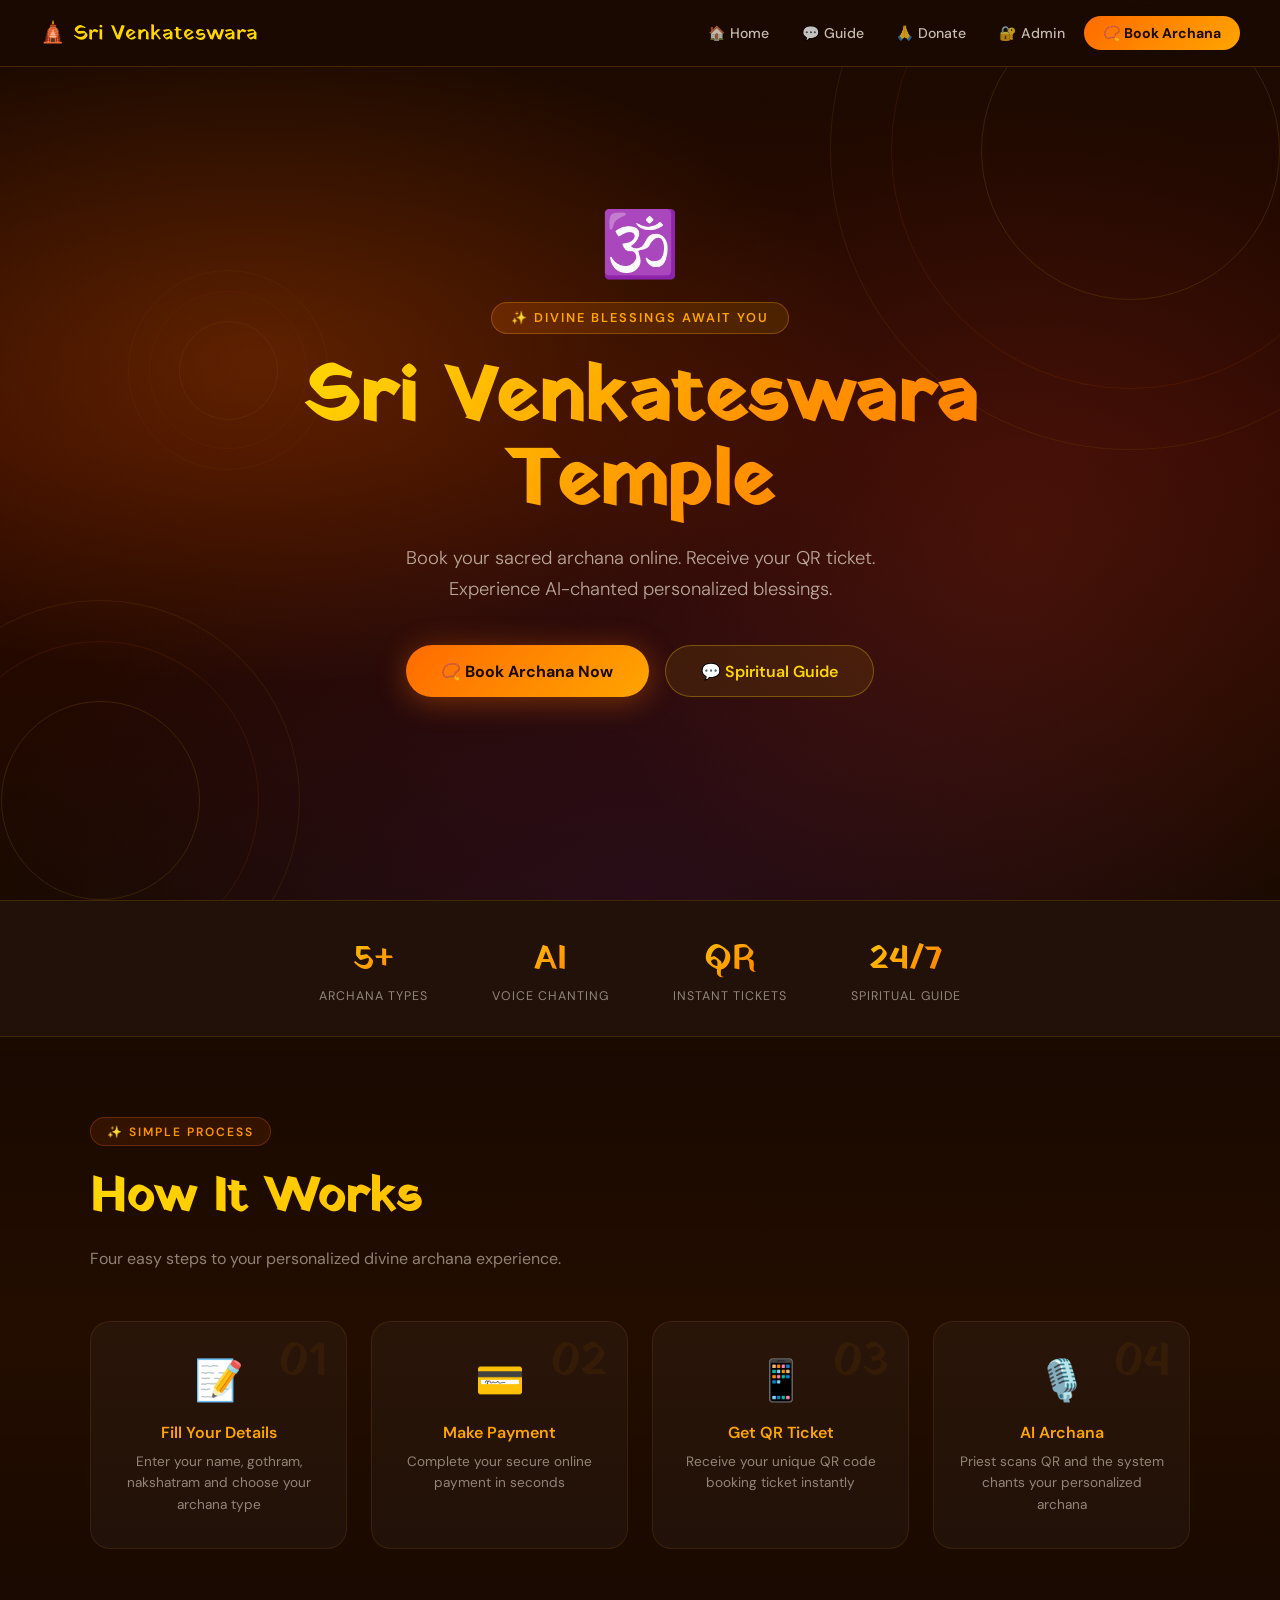
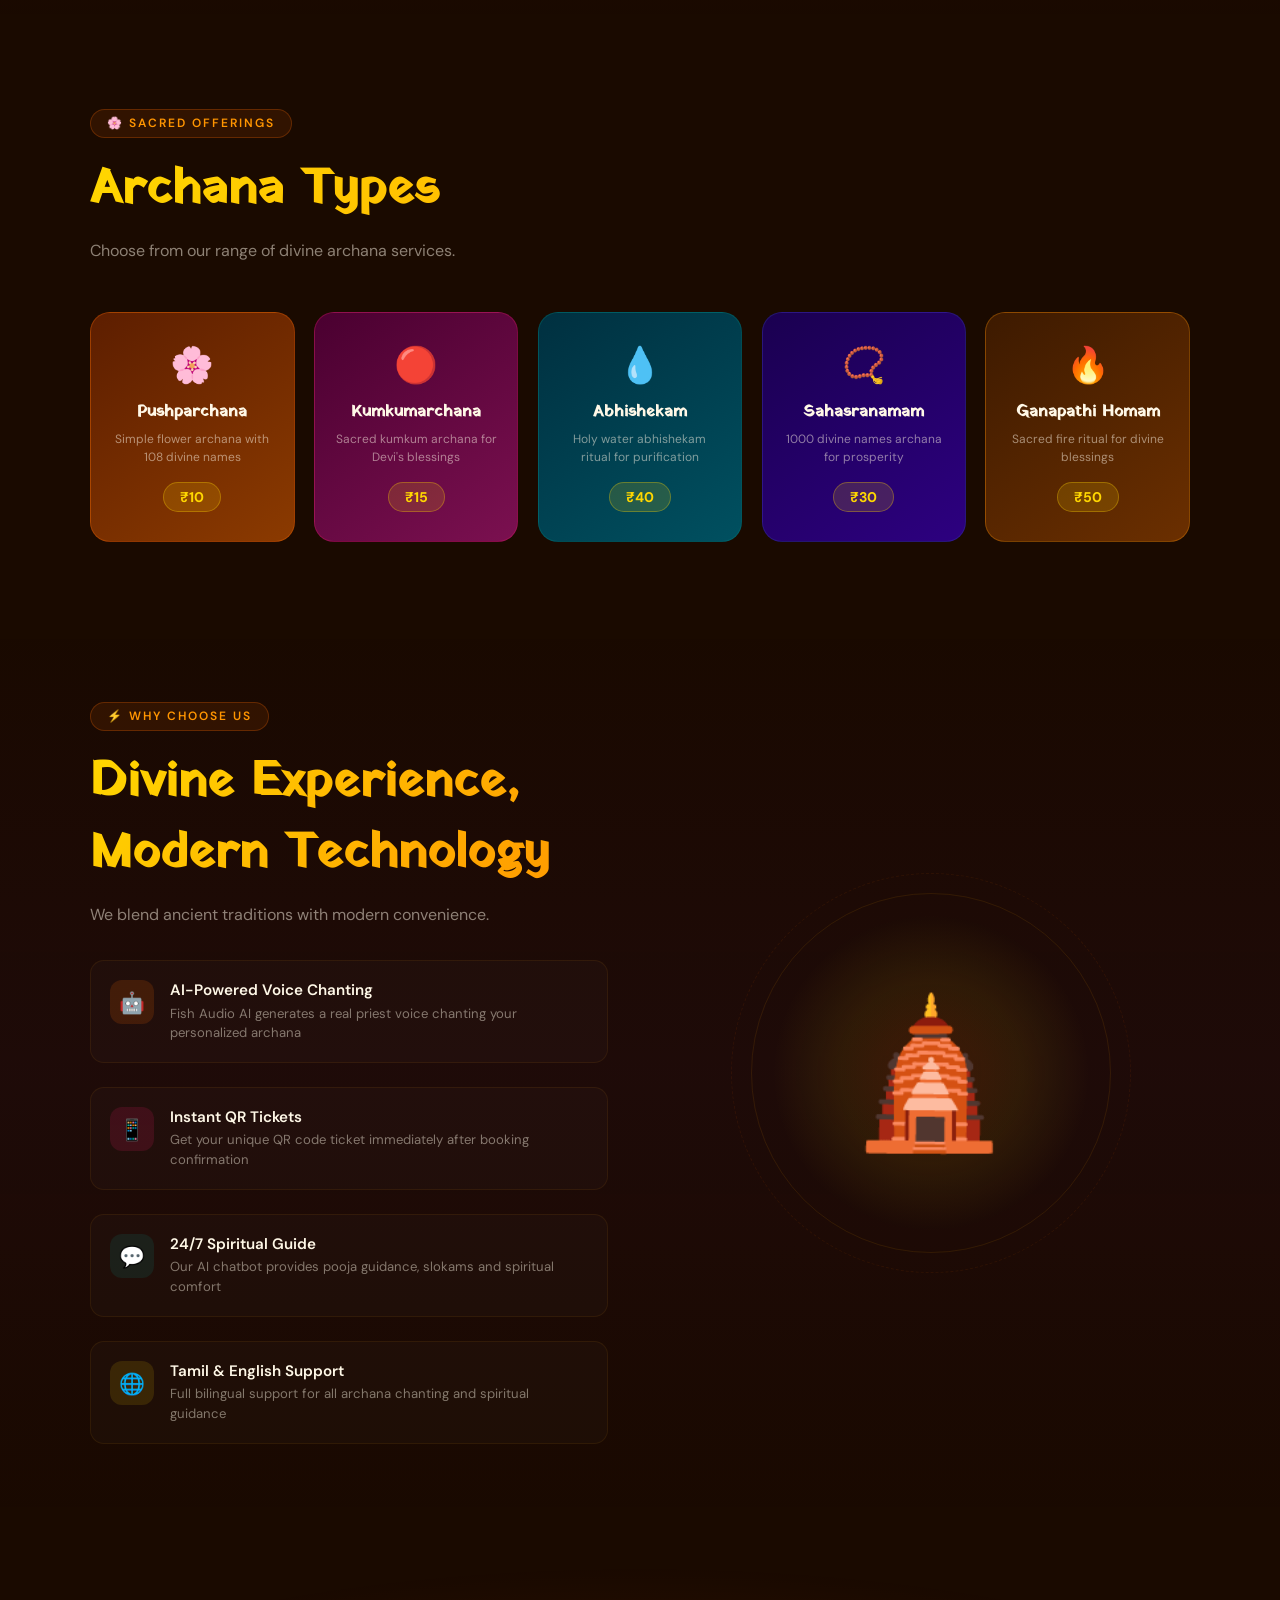
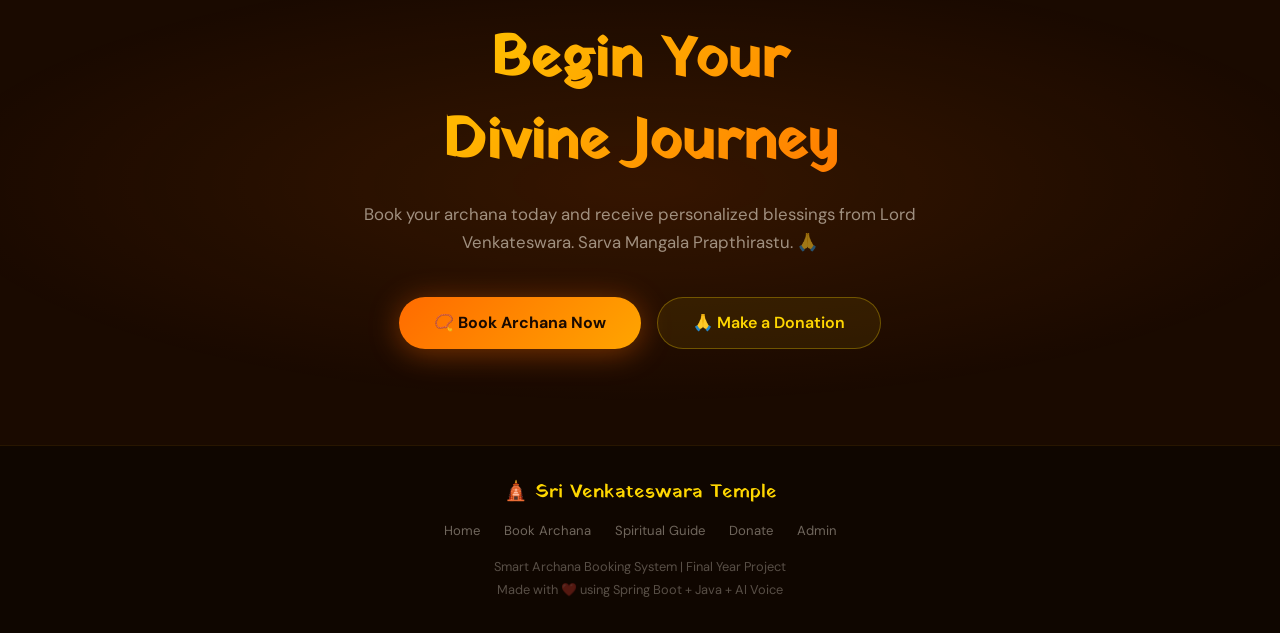
<file: src/main/resources/templates/index.html>
<!DOCTYPE html>
<html lang="en" xmlns:th="http://www.thymeleaf.org">
<head>
<link rel="icon" href="data:,">
    <meta charset="UTF-8">
    <meta name="viewport" content="width=device-width, initial-scale=1.0">
    <title>🛕 Sri Venkateswara Temple | Divine Archana Booking</title>
    <link rel="stylesheet" th:href="@{/css/style.css}">
    <link href="https://fonts.googleapis.com/css2?family=Yatra+One&family=Tiro+Devanagari+Sanskrit:ital@0;1&family=DM+Sans:wght@300;400;500;600&display=swap" rel="stylesheet">
    <script th:src="@{/js/animations.js}"></script>
    <style>
        :root {
            --saffron:    #FF6B00;
            --saffron2:   #FF9500;
            --gold:       #FFD700;
            --gold2:      #FFA500;
            --crimson:    #C0392B;
            --deep-red:   #8B0000;
            --rose:       #E91E63;
            --teal:       #00897B;
            --indigo:     #3949AB;
            --purple:     #7B1FA2;
            --cream:      #FFF8E7;
            --dark:       #1A0A00;
        }

        * { margin:0; padding:0; box-sizing:border-box; }

        html { scroll-behavior: smooth; }

        body {
            font-family: 'DM Sans', sans-serif;
            background: var(--dark);
            color: var(--cream);
            overflow-x: hidden;
        }

        /* ── NOISE TEXTURE OVERLAY ── */
        body::before {
            content: '';
            position: fixed;
            inset: 0;
            background-image: url("data:image/svg+xml,%3Csvg viewBox='0 0 256 256' xmlns='http://www.w3.org/2000/svg'%3E%3Cfilter id='noise'%3E%3CfeTurbulence type='fractalNoise' baseFrequency='0.9' numOctaves='4' stitchTiles='stitch'/%3E%3C/filter%3E%3Crect width='100%25' height='100%25' filter='url(%23noise)' opacity='0.04'/%3E%3C/svg%3E");
            pointer-events: none;
            z-index: 0;
            opacity: 0.4;
        }

        /* ── NAV ── */
        .nav {
            position: fixed;
            top: 0; left: 0; right: 0;
            z-index: 100;
            display: flex;
            justify-content: space-between;
            align-items: center;
            padding: 1rem 2.5rem;
            background: rgba(26,10,0,0.85);
            backdrop-filter: blur(20px);
            border-bottom: 1px solid rgba(255,165,0,0.2);
            transition: all 0.3s;
        }
        .nav-brand {
            font-family: 'Yatra One', cursive;
            font-size: 1.3rem;
            color: var(--gold);
            text-decoration: none;
            display: flex;
            align-items: center;
            gap: 0.5rem;
        }
        .nav-links {
            display: flex;
            gap: 0.25rem;
            align-items: center;
        }
        .nav-links a {
            color: rgba(255,248,231,0.75);
            text-decoration: none;
            padding: 0.45rem 0.9rem;
            border-radius: 50px;
            font-size: 0.88rem;
            font-weight: 500;
            transition: all 0.2s;
        }
        .nav-links a:hover {
            color: var(--gold);
            background: rgba(255,165,0,0.12);
        }
        .nav-links .nav-cta {
            background: linear-gradient(135deg, var(--saffron), var(--gold2));
            color: var(--dark) !important;
            font-weight: 700;
            padding: 0.5rem 1.2rem;
        }
        .nav-links .nav-cta:hover {
            background: linear-gradient(135deg, var(--gold2), var(--gold));
            transform: translateY(-1px);
            box-shadow: 0 4px 20px rgba(255,107,0,0.4);
        }

        /* ── HERO ── */
        .hero {
            min-height: 100vh;
            position: relative;
            display: flex;
            align-items: center;
            justify-content: center;
            overflow: hidden;
        }

        /* Animated gradient background */
        .hero-bg {
            position: absolute;
            inset: 0;
            background:
                radial-gradient(ellipse 80% 60% at 20% 40%, rgba(255,107,0,0.25) 0%, transparent 60%),
                radial-gradient(ellipse 60% 80% at 80% 60%, rgba(192,57,43,0.2) 0%, transparent 60%),
                radial-gradient(ellipse 100% 100% at 50% 100%, rgba(123,31,162,0.15) 0%, transparent 50%),
                linear-gradient(180deg, #1A0A00 0%, #2D0800 50%, #1A0A00 100%);
            animation: heroShift 8s ease-in-out infinite alternate;
        }
        @keyframes heroShift {
            0%   { filter: hue-rotate(0deg) brightness(1); }
            100% { filter: hue-rotate(15deg) brightness(1.1); }
        }

        /* Floating mandalas */
        .mandala {
            position: absolute;
            border-radius: 50%;
            border: 1px solid rgba(255,215,0,0.08);
            animation: spin linear infinite;
        }
        .mandala::before {
            content: '';
            position: absolute;
            inset: 10%;
            border-radius: 50%;
            border: 1px solid rgba(255,107,0,0.1);
        }
        .mandala::after {
            content: '';
            position: absolute;
            inset: 25%;
            border-radius: 50%;
            border: 1px solid rgba(255,215,0,0.12);
        }
        .m1 { width: 600px; height: 600px; top: -150px; right: -150px; animation-duration: 40s; }
        .m2 { width: 400px; height: 400px; bottom: -100px; left: -100px; animation-duration: 30s; animation-direction: reverse; }
        .m3 { width: 200px; height: 200px; top: 30%; left: 10%; animation-duration: 20s; opacity: 0.5; }
        @keyframes spin { to { transform: rotate(360deg); } }

        /* Floating particles */
        .particles {
            position: absolute;
            inset: 0;
            pointer-events: none;
        }
        .particle {
            position: absolute;
            width: 4px; height: 4px;
            border-radius: 50%;
            background: var(--gold);
            animation: float linear infinite;
            opacity: 0;
        }
        @keyframes float {
            0%   { transform: translateY(100vh) scale(0); opacity: 0; }
            10%  { opacity: 0.8; }
            90%  { opacity: 0.4; }
            100% { transform: translateY(-10vh) scale(1.5); opacity: 0; }
        }

        .hero-content {
            position: relative;
            z-index: 2;
            text-align: center;
            padding: 2rem;
            max-width: 900px;
            animation: heroIn 1s ease both;
        }
        @keyframes heroIn {
            from { opacity: 0; transform: translateY(40px); }
            to   { opacity: 1; transform: translateY(0); }
        }

        .hero-om {
            font-size: 4rem;
            margin-bottom: 1rem;
            display: block;
            animation: omPulse 3s ease-in-out infinite;
        }
        @keyframes omPulse {
            0%,100% { text-shadow: 0 0 30px rgba(255,215,0,0.5), 0 0 60px rgba(255,107,0,0.3); transform: scale(1); }
            50%      { text-shadow: 0 0 60px rgba(255,215,0,0.9), 0 0 120px rgba(255,107,0,0.5); transform: scale(1.05); }
        }

        .hero-tag {
            display: inline-block;
            background: linear-gradient(135deg, rgba(255,107,0,0.2), rgba(255,215,0,0.1));
            border: 1px solid rgba(255,165,0,0.3);
            border-radius: 50px;
            padding: 0.4rem 1.2rem;
            font-size: 0.8rem;
            color: var(--gold2);
            letter-spacing: 2px;
            text-transform: uppercase;
            margin-bottom: 1.5rem;
            font-weight: 600;
        }

        .hero-title {
            font-family: 'Yatra One', cursive;
            font-size: clamp(2.5rem, 6vw, 5rem);
            line-height: 1.1;
            margin-bottom: 1rem;
            background: linear-gradient(135deg, #FFD700, #FF9500, #FF6B00, #FFD700);
            background-size: 200% auto;
            -webkit-background-clip: text;
            -webkit-text-fill-color: transparent;
            background-clip: text;
            animation: shimmer 4s linear infinite;
        }
        @keyframes shimmer {
            to { background-position: 200% center; }
        }

        .hero-sub {
            font-size: 1.15rem;
            color: rgba(255,248,231,0.65);
            margin-bottom: 2.5rem;
            line-height: 1.7;
            font-weight: 300;
        }

        .hero-btns {
            display: flex;
            gap: 1rem;
            justify-content: center;
            flex-wrap: wrap;
        }

        .btn-primary {
            padding: 0.9rem 2.2rem;
            background: linear-gradient(135deg, var(--saffron), var(--gold2));
            color: var(--dark);
            text-decoration: none;
            border-radius: 50px;
            font-weight: 700;
            font-size: 1rem;
            display: inline-flex;
            align-items: center;
            gap: 0.5rem;
            transition: all 0.3s;
            box-shadow: 0 4px 30px rgba(255,107,0,0.4);
        }
        .btn-primary:hover {
            transform: translateY(-3px);
            box-shadow: 0 8px 40px rgba(255,107,0,0.6);
        }

        .btn-secondary {
            padding: 0.9rem 2.2rem;
            background: rgba(255,215,0,0.08);
            color: var(--gold);
            text-decoration: none;
            border-radius: 50px;
            font-weight: 600;
            font-size: 1rem;
            border: 1px solid rgba(255,215,0,0.3);
            display: inline-flex;
            align-items: center;
            gap: 0.5rem;
            transition: all 0.3s;
        }
        .btn-secondary:hover {
            background: rgba(255,215,0,0.15);
            border-color: var(--gold);
            transform: translateY(-3px);
        }

        /* ── STATS BAR ── */
        .stats-bar {
            position: relative;
            z-index: 2;
            background: rgba(255,255,255,0.03);
            border-top: 1px solid rgba(255,165,0,0.15);
            border-bottom: 1px solid rgba(255,165,0,0.15);
            padding: 2rem;
            display: flex;
            justify-content: center;
            gap: 4rem;
            flex-wrap: wrap;
        }
        .stat {
            text-align: center;
            animation: fadeUp 0.8s ease both;
        }
        .stat:nth-child(2) { animation-delay: 0.1s; }
        .stat:nth-child(3) { animation-delay: 0.2s; }
        .stat:nth-child(4) { animation-delay: 0.3s; }
        @keyframes fadeUp {
            from { opacity: 0; transform: translateY(20px); }
            to   { opacity: 1; transform: translateY(0); }
        }
        .stat-num {
            font-family: 'Yatra One', cursive;
            font-size: 2.2rem;
            background: linear-gradient(135deg, var(--gold), var(--saffron));
            -webkit-background-clip: text;
            -webkit-text-fill-color: transparent;
            background-clip: text;
        }
        .stat-label {
            font-size: 0.78rem;
            color: rgba(255,248,231,0.5);
            text-transform: uppercase;
            letter-spacing: 1px;
            margin-top: 0.2rem;
        }

        /* ── SECTION COMMON ── */
        section {
            position: relative;
            z-index: 1;
            padding: 5rem 2rem;
        }

        .section-label {
            display: inline-flex;
            align-items: center;
            gap: 0.5rem;
            background: rgba(255,107,0,0.1);
            border: 1px solid rgba(255,107,0,0.25);
            border-radius: 50px;
            padding: 0.35rem 1rem;
            font-size: 0.75rem;
            color: var(--saffron2);
            letter-spacing: 2px;
            text-transform: uppercase;
            font-weight: 600;
            margin-bottom: 1rem;
        }

        .section-title {
            font-family: 'Yatra One', cursive;
            font-size: clamp(1.8rem, 4vw, 3rem);
            background: linear-gradient(135deg, var(--gold), var(--saffron2));
            -webkit-background-clip: text;
            -webkit-text-fill-color: transparent;
            background-clip: text;
            margin-bottom: 0.75rem;
        }

        .section-sub {
            color: rgba(255,248,231,0.5);
            font-size: 1rem;
            max-width: 500px;
            line-height: 1.7;
        }

        /* ── HOW IT WORKS ── */
        .how-section {
            background: linear-gradient(180deg, transparent, rgba(255,107,0,0.04), transparent);
        }
        .how-section .inner {
            max-width: 1100px;
            margin: 0 auto;
        }
        .steps-grid {
            display: grid;
            grid-template-columns: repeat(auto-fit, minmax(220px, 1fr));
            gap: 1.5rem;
            margin-top: 3rem;
        }
        .step-card {
            background: rgba(255,255,255,0.03);
            border: 1px solid rgba(255,165,0,0.1);
            border-radius: 20px;
            padding: 2rem 1.5rem;
            text-align: center;
            position: relative;
            overflow: hidden;
            transition: all 0.35s;
            cursor: default;
        }
        .step-card::before {
            content: '';
            position: absolute;
            inset: 0;
            background: linear-gradient(135deg, rgba(255,107,0,0.08), rgba(255,215,0,0.04));
            opacity: 0;
            transition: opacity 0.35s;
        }
        .step-card:hover { transform: translateY(-6px); border-color: rgba(255,165,0,0.35); }
        .step-card:hover::before { opacity: 1; }
        .step-num {
            position: absolute;
            top: 1rem; right: 1.2rem;
            font-family: 'Yatra One', cursive;
            font-size: 3rem;
            color: rgba(255,165,0,0.06);
            line-height: 1;
        }
        .step-icon {
            font-size: 2.5rem;
            margin-bottom: 1rem;
            display: block;
        }
        .step-card h3 {
            font-size: 1rem;
            font-weight: 600;
            color: var(--gold2);
            margin-bottom: 0.5rem;
        }
        .step-card p {
            font-size: 0.85rem;
            color: rgba(255,248,231,0.5);
            line-height: 1.6;
        }
        /* Connector line between steps */
        .steps-grid { position: relative; }

        /* ── ARCHANA CARDS ── */
        .archana-section .inner {
            max-width: 1100px;
            margin: 0 auto;
        }
        .archana-grid {
            display: grid;
            grid-template-columns: repeat(auto-fit, minmax(190px, 1fr));
            gap: 1.2rem;
            margin-top: 3rem;
        }
        .archana-card {
            border-radius: 20px;
            padding: 1.8rem 1.2rem;
            text-align: center;
            position: relative;
            overflow: hidden;
            transition: all 0.35s;
            cursor: pointer;
            text-decoration: none;
        }
        .archana-card::after {
            content: '';
            position: absolute;
            inset: 0;
            opacity: 0;
            transition: opacity 0.3s;
            background: rgba(255,255,255,0.05);
        }
        .archana-card:hover { transform: translateY(-8px) scale(1.02); }
        .archana-card:hover::after { opacity: 1; }

        .ac-1 { background: linear-gradient(145deg, #5D1E00, #8B3A00); border: 1px solid rgba(255,107,0,0.3); }
        .ac-2 { background: linear-gradient(145deg, #4A0030, #7B1050); border: 1px solid rgba(233,30,99,0.3); }
        .ac-3 { background: linear-gradient(145deg, #003040, #005060); border: 1px solid rgba(0,137,123,0.3); }
        .ac-4 { background: linear-gradient(145deg, #1A0050, #2D0080); border: 1px solid rgba(57,73,171,0.3); }
        .ac-5 { background: linear-gradient(145deg, #3D1A00, #6B2F00); border: 1px solid rgba(255,149,0,0.3); }

        .archana-card .a-icon { font-size: 2.2rem; margin-bottom: 0.75rem; display: block; }
        .archana-card h3 {
            font-family: 'Yatra One', cursive;
            font-size: 1rem;
            color: var(--cream);
            margin-bottom: 0.4rem;
        }
        .archana-card p {
            font-size: 0.75rem;
            color: rgba(255,248,231,0.5);
            margin-bottom: 1rem;
            line-height: 1.5;
        }
        .archana-price {
            display: inline-block;
            background: rgba(255,215,0,0.15);
            border: 1px solid rgba(255,215,0,0.3);
            border-radius: 50px;
            padding: 0.3rem 1rem;
            font-size: 0.88rem;
            font-weight: 700;
            color: var(--gold);
        }

        /* ── FEATURES / WHY US ── */
        .features-section {
            background: linear-gradient(180deg, transparent, rgba(123,31,162,0.05), transparent);
        }
        .features-section .inner {
            max-width: 1100px;
            margin: 0 auto;
            display: grid;
            grid-template-columns: 1fr 1fr;
            gap: 4rem;
            align-items: center;
        }
        .feature-list { display: flex; flex-direction: column; gap: 1.5rem; margin-top: 2rem; }
        .feature-item {
            display: flex;
            gap: 1rem;
            align-items: flex-start;
            padding: 1.2rem;
            border-radius: 14px;
            background: rgba(255,255,255,0.02);
            border: 1px solid rgba(255,165,0,0.08);
            transition: all 0.3s;
        }
        .feature-item:hover {
            background: rgba(255,107,0,0.06);
            border-color: rgba(255,165,0,0.2);
            transform: translateX(6px);
        }
        .fi-icon {
            width: 44px; height: 44px;
            border-radius: 12px;
            display: flex; align-items: center; justify-content: center;
            font-size: 1.3rem;
            flex-shrink: 0;
        }
        .fi-1 { background: rgba(255,107,0,0.15); }
        .fi-2 { background: rgba(233,30,99,0.15); }
        .fi-3 { background: rgba(0,137,123,0.15); }
        .fi-4 { background: rgba(255,215,0,0.12); }
        .fi-body h4 { font-size: 0.95rem; font-weight: 600; color: var(--cream); margin-bottom: 0.2rem; }
        .fi-body p  { font-size: 0.82rem; color: rgba(255,248,231,0.45); line-height: 1.5; }

        /* Big visual side */
        .feature-visual {
            display: flex;
            align-items: center;
            justify-content: center;
        }
        .temple-glow {
            width: 320px; height: 320px;
            border-radius: 50%;
            background: radial-gradient(circle, rgba(255,107,0,0.15) 0%, rgba(255,215,0,0.08) 40%, transparent 70%);
            display: flex;
            align-items: center;
            justify-content: center;
            font-size: 9rem;
            animation: glowPulse 4s ease-in-out infinite;
            position: relative;
        }
        .temple-glow::before {
            content: '';
            position: absolute;
            inset: -20px;
            border-radius: 50%;
            border: 1px solid rgba(255,165,0,0.1);
            animation: spin 15s linear infinite;
        }
        .temple-glow::after {
            content: '';
            position: absolute;
            inset: -40px;
            border-radius: 50%;
            border: 1px dashed rgba(255,107,0,0.08);
            animation: spin 25s linear infinite reverse;
        }
        @keyframes glowPulse {
            0%,100% { box-shadow: 0 0 60px rgba(255,107,0,0.2); }
            50%      { box-shadow: 0 0 100px rgba(255,107,0,0.4), 0 0 200px rgba(255,215,0,0.1); }
        }

        /* ── CTA SECTION ── */
        .cta-section {
            padding: 6rem 2rem;
            text-align: center;
            position: relative;
            overflow: hidden;
        }
        .cta-section::before {
            content: '';
            position: absolute;
            inset: 0;
            background:
                radial-gradient(ellipse 80% 60% at 50% 50%, rgba(255,107,0,0.12) 0%, transparent 70%);
        }
        .cta-section .inner {
            position: relative;
            z-index: 1;
            max-width: 650px;
            margin: 0 auto;
        }
        .cta-section h2 {
            font-family: 'Yatra One', cursive;
            font-size: clamp(2rem, 5vw, 3.5rem);
            background: linear-gradient(135deg, var(--gold), var(--saffron));
            -webkit-background-clip: text;
            -webkit-text-fill-color: transparent;
            background-clip: text;
            margin-bottom: 1rem;
        }
        .cta-section p {
            color: rgba(255,248,231,0.55);
            font-size: 1.05rem;
            margin-bottom: 2.5rem;
            line-height: 1.7;
        }

        /* ── FOOTER ── */
        footer {
            position: relative;
            z-index: 1;
            background: rgba(0,0,0,0.4);
            border-top: 1px solid rgba(255,165,0,0.1);
            padding: 2rem;
            text-align: center;
        }
        .footer-brand {
            font-family: 'Yatra One', cursive;
            font-size: 1.2rem;
            color: var(--gold);
            margin-bottom: 0.5rem;
        }
        footer p {
            color: rgba(255,248,231,0.3);
            font-size: 0.8rem;
            line-height: 1.8;
        }
        .footer-links {
            display: flex;
            justify-content: center;
            gap: 1.5rem;
            margin: 1rem 0;
        }
        .footer-links a {
            color: rgba(255,248,231,0.4);
            text-decoration: none;
            font-size: 0.82rem;
            transition: color 0.2s;
        }
        .footer-links a:hover { color: var(--gold); }

        /* ── SCROLL REVEAL ── */
        .reveal {
            opacity: 0;
            transform: translateY(30px);
            transition: opacity 0.7s ease, transform 0.7s ease;
        }
        .reveal.visible {
            opacity: 1;
            transform: translateY(0);
        }

        /* ── RESPONSIVE ── */
        @media (max-width: 768px) {
            .nav { padding: 1rem 1.2rem; }
            .nav-links a:not(.nav-cta) { display: none; }
            .features-section .inner { grid-template-columns: 1fr; gap: 2rem; }
            .feature-visual { display: none; }
            .stats-bar { gap: 2rem; }
            .temple-glow { width: 220px; height: 220px; font-size: 6rem; }
        }
    </style>
</head>
<body>

<!-- NAV -->
<nav class="nav">
    <a href="/" class="nav-brand">🛕 Sri Venkateswara</a>
    <div class="nav-links">
        <a href="/">🏠 Home</a>
        <a href="/chatbot">💬 Guide</a>
        <a href="/donation">🙏 Donate</a>
        <a href="/admin/login">🔐 Admin</a>
        <a href="/booking" class="nav-cta">📿 Book Archana</a>
    </div>
</nav>

<!-- HERO -->
<section class="hero">
    <div class="hero-bg"></div>

    <!-- Mandalas -->
    <div class="mandala m1"></div>
    <div class="mandala m2"></div>
    <div class="mandala m3"></div>

    <!-- Particles -->
    <div class="particles" id="particles"></div>

    <div class="hero-content">
        <span class="hero-om">🕉️</span>
        <div class="hero-tag">✨ Divine Blessings Await You</div>
        <h1 class="hero-title">Sri Venkateswara<br>Temple</h1>
        <p class="hero-sub">
            Book your sacred archana online. Receive your QR ticket.<br>
            Experience AI-chanted personalized blessings.
        </p>
        <div class="hero-btns">
            <a href="/booking" class="btn-primary">📿 Book Archana Now</a>
            <a href="/chatbot" class="btn-secondary">💬 Spiritual Guide</a>
        </div>
    </div>
</section>

<!-- STATS -->
<div class="stats-bar">
    <div class="stat">
        <div class="stat-num">5+</div>
        <div class="stat-label">Archana Types</div>
    </div>
    <div class="stat">
        <div class="stat-num">AI</div>
        <div class="stat-label">Voice Chanting</div>
    </div>
    <div class="stat">
        <div class="stat-num">QR</div>
        <div class="stat-label">Instant Tickets</div>
    </div>
    <div class="stat">
        <div class="stat-num">24/7</div>
        <div class="stat-label">Spiritual Guide</div>
    </div>
</div>

<!-- HOW IT WORKS -->
<section class="how-section reveal">
    <div class="inner">
        <div class="section-label">✨ Simple Process</div>
        <h2 class="section-title">How It Works</h2>
        <p class="section-sub">Four easy steps to your personalized divine archana experience.</p>

        <div class="steps-grid">
            <div class="step-card reveal">
                <div class="step-num">01</div>
                <span class="step-icon">📝</span>
                <h3>Fill Your Details</h3>
                <p>Enter your name, gothram, nakshatram and choose your archana type</p>
            </div>
            <div class="step-card reveal" style="transition-delay:0.1s">
                <div class="step-num">02</div>
                <span class="step-icon">💳</span>
                <h3>Make Payment</h3>
                <p>Complete your secure online payment in seconds</p>
            </div>
            <div class="step-card reveal" style="transition-delay:0.2s">
                <div class="step-num">03</div>
                <span class="step-icon">📱</span>
                <h3>Get QR Ticket</h3>
                <p>Receive your unique QR code booking ticket instantly</p>
            </div>
            <div class="step-card reveal" style="transition-delay:0.3s">
                <div class="step-num">04</div>
                <span class="step-icon">🎙️</span>
                <h3>AI Archana</h3>
                <p>Priest scans QR and the system chants your personalized archana</p>
            </div>
        </div>
    </div>
</section>

<!-- ARCHANA TYPES -->
<section class="archana-section reveal">
    <div class="inner">
        <div class="section-label">🌸 Sacred Offerings</div>
        <h2 class="section-title">Archana Types</h2>
        <p class="section-sub">Choose from our range of divine archana services.</p>

        <div class="archana-grid">
            <a href="/booking" class="archana-card ac-1 reveal">
                <span class="a-icon">🌸</span>
                <h3>Pushparchana</h3>
                <p>Simple flower archana with 108 divine names</p>
                <span class="archana-price">₹10</span>
            </a>
            <a href="/booking" class="archana-card ac-2 reveal" style="transition-delay:0.1s">
                <span class="a-icon">🔴</span>
                <h3>Kumkumarchana</h3>
                <p>Sacred kumkum archana for Devi's blessings</p>
                <span class="archana-price">₹15</span>
            </a>
            <a href="/booking" class="archana-card ac-3 reveal" style="transition-delay:0.2s">
                <span class="a-icon">💧</span>
                <h3>Abhishekam</h3>
                <p>Holy water abhishekam ritual for purification</p>
                <span class="archana-price">₹40</span>
            </a>
            <a href="/booking" class="archana-card ac-4 reveal" style="transition-delay:0.3s">
                <span class="a-icon">📿</span>
                <h3>Sahasranamam</h3>
                <p>1000 divine names archana for prosperity</p>
                <span class="archana-price">₹30</span>
            </a>
            <a href="/booking" class="archana-card ac-5 reveal" style="transition-delay:0.4s">
                <span class="a-icon">🔥</span>
                <h3>Ganapathi Homam</h3>
                <p>Sacred fire ritual for divine blessings</p>
                <span class="archana-price">₹50</span>
            </a>
        </div>
    </div>
</section>

<!-- FEATURES -->
<section class="features-section reveal">
    <div class="inner">
        <div>
            <div class="section-label">⚡ Why Choose Us</div>
            <h2 class="section-title">Divine Experience,<br>Modern Technology</h2>
            <p class="section-sub">We blend ancient traditions with modern convenience.</p>

            <div class="feature-list">
                <div class="feature-item reveal">
                    <div class="fi-icon fi-1">🤖</div>
                    <div class="fi-body">
                        <h4>AI-Powered Voice Chanting</h4>
                        <p>Fish Audio AI generates a real priest voice chanting your personalized archana</p>
                    </div>
                </div>
                <div class="feature-item reveal" style="transition-delay:0.1s">
                    <div class="fi-icon fi-2">📱</div>
                    <div class="fi-body">
                        <h4>Instant QR Tickets</h4>
                        <p>Get your unique QR code ticket immediately after booking confirmation</p>
                    </div>
                </div>
                <div class="feature-item reveal" style="transition-delay:0.2s">
                    <div class="fi-icon fi-3">💬</div>
                    <div class="fi-body">
                        <h4>24/7 Spiritual Guide</h4>
                        <p>Our AI chatbot provides pooja guidance, slokams and spiritual comfort</p>
                    </div>
                </div>
                <div class="feature-item reveal" style="transition-delay:0.3s">
                    <div class="fi-icon fi-4">🌐</div>
                    <div class="fi-body">
                        <h4>Tamil & English Support</h4>
                        <p>Full bilingual support for all archana chanting and spiritual guidance</p>
                    </div>
                </div>
            </div>
        </div>

        <div class="feature-visual">
            <div class="temple-glow">🛕</div>
        </div>
    </div>
</section>

<!-- CTA -->
<section class="cta-section reveal">
    <div class="inner">
        <h2>Begin Your<br>Divine Journey</h2>
        <p>Book your archana today and receive personalized blessings from Lord Venkateswara. Sarva Mangala Prapthirastu. 🙏</p>
        <div class="hero-btns">
            <a href="/booking" class="btn-primary">📿 Book Archana Now</a>
            <a href="/donation" class="btn-secondary">🙏 Make a Donation</a>
        </div>
    </div>
</section>

<!-- FOOTER -->
<footer>
    <div class="footer-brand">🛕 Sri Venkateswara Temple</div>
    <div class="footer-links">
        <a href="/">Home</a>
        <a href="/booking">Book Archana</a>
        <a href="/chatbot">Spiritual Guide</a>
        <a href="/donation">Donate</a>
        <a href="/admin/login">Admin</a>
    </div>
    <p>Smart Archana Booking System | Final Year Project</p>
    <p>Made with ❤️ using Spring Boot + Java + AI Voice</p>
</footer>

<script th:inline="none">
'use strict';

// ── PARTICLES ──────────────────────────────────
(function() {
    var container = document.getElementById('particles');
    if (!container) return;
    var colors = ['#FFD700','#FF9500','#FF6B00','#FFF8E7','#FFA500'];
    for (var i = 0; i < 30; i++) {
        (function(i) {
            var p = document.createElement('div');
            p.className = 'particle';
            p.style.left     = Math.random() * 100 + '%';
            p.style.width    = (Math.random() * 3 + 2) + 'px';
            p.style.height   = p.style.width;
            p.style.background = colors[Math.floor(Math.random() * colors.length)];
            p.style.animationDuration  = (Math.random() * 10 + 8) + 's';
            p.style.animationDelay     = (Math.random() * 10) + 's';
            container.appendChild(p);
        })(i);
    }
})();

// ── SCROLL REVEAL ──────────────────────────────
(function() {
    var items = document.querySelectorAll('.reveal');
    var io = new IntersectionObserver(function(entries) {
        entries.forEach(function(e) {
            if (e.isIntersecting) {
                e.target.classList.add('visible');
                io.unobserve(e.target);
            }
        });
    }, { threshold: 0.12 });
    items.forEach(function(el) { io.observe(el); });
})();

// ── NAV SCROLL EFFECT ──────────────────────────
window.addEventListener('scroll', function() {
    var nav = document.querySelector('.nav');
    if (!nav) return;
    if (window.scrollY > 60) {
        nav.style.background = 'rgba(26,10,0,0.97)';
        nav.style.boxShadow  = '0 4px 30px rgba(0,0,0,0.4)';
    } else {
        nav.style.background = 'rgba(26,10,0,0.85)';
        nav.style.boxShadow  = 'none';
    }
});
</script>

</body>
</html>
</file>
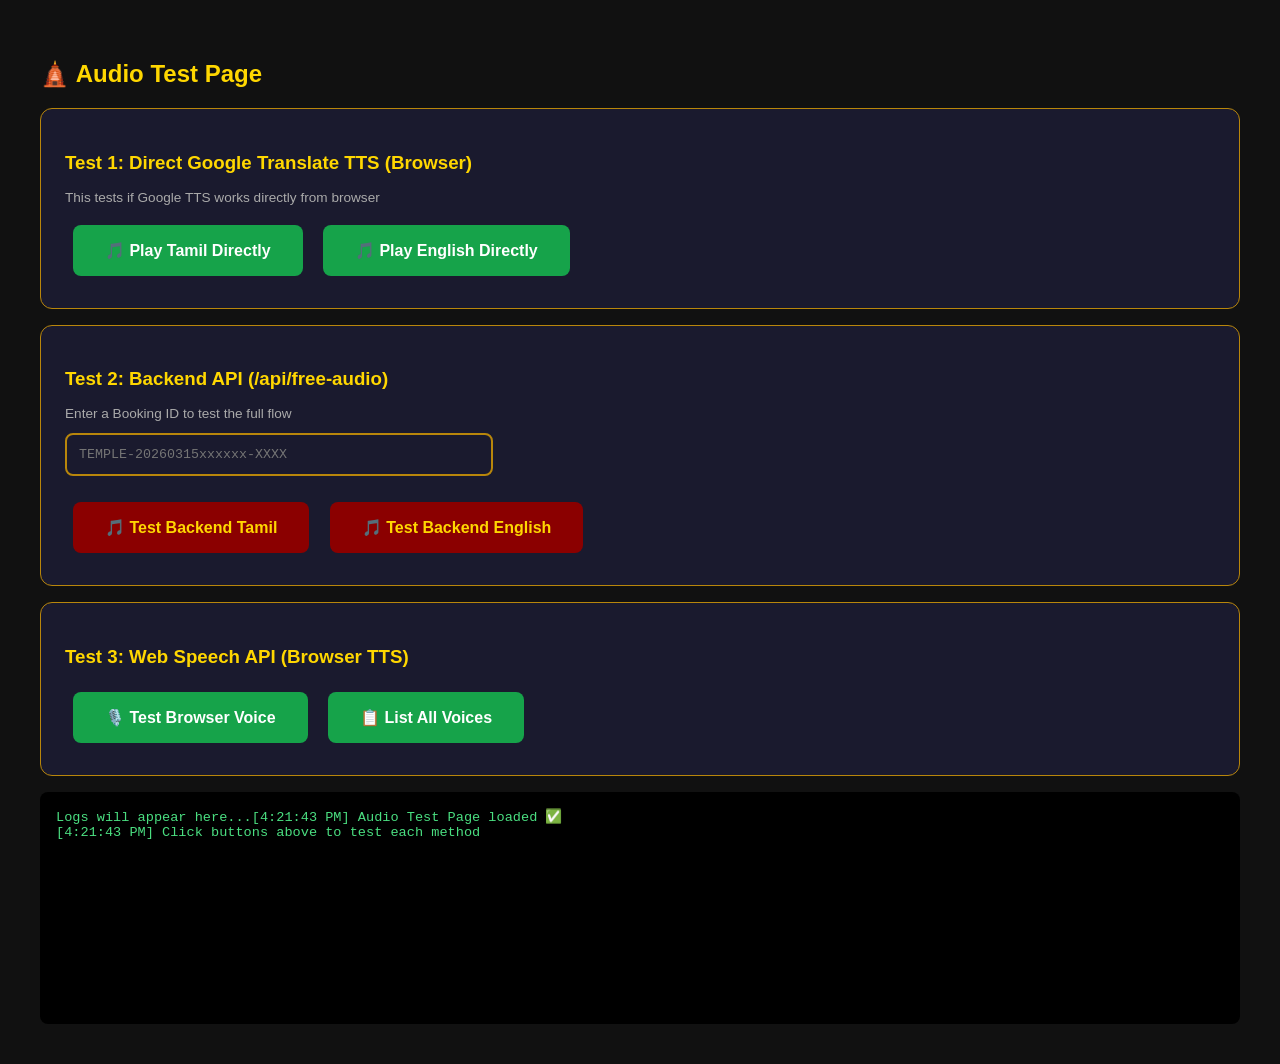
<file: src/main/resources/templates/audiotest.html>
<!DOCTYPE html>
<html>
<head>
<link rel="icon" href="data:,">
    <meta charset="UTF-8">
    <title>Audio Test</title>
    <style>
        body { font-family:Arial; background:#111; color:#FFD700; padding:2rem; }
        button { padding:1rem 2rem; margin:0.5rem; border:none; border-radius:8px; cursor:pointer; font-size:1rem; font-weight:700; }
        .btn-test { background:#8B0000; color:#FFD700; }
        .btn-direct { background:#16a34a; color:white; }
        #log { background:#000; padding:1rem; border-radius:8px; margin-top:1rem; font-family:monospace; font-size:0.85rem; white-space:pre-wrap; min-height:200px; color:#4ade80; }
        input { padding:0.75rem; width:400px; border-radius:8px; border:2px solid #B8860B; background:#1a1a2e; color:#FFD700; font-family:monospace; }
        audio { width:100%; margin-top:1rem; }
        .section { background:#1a1a2e; padding:1.5rem; border-radius:12px; margin-bottom:1rem; border:1px solid #B8860B; }
    </style>
</head>
<body>

<h2>🛕 Audio Test Page</h2>

<!-- TEST 1: Direct Google Translate TTS URL -->
<div class="section">
    <h3 style="color:#FFD700;margin-bottom:1rem;">
        Test 1: Direct Google Translate TTS (Browser)
    </h3>
    <p style="color:#aaa;font-size:0.85rem;margin-bottom:0.75rem;">
        This tests if Google TTS works directly from browser
    </p>
    <button class="btn-direct" onclick="playDirectGoogle('tamil')">
        🎵 Play Tamil Directly
    </button>
    <button class="btn-direct" onclick="playDirectGoogle('english')">
        🎵 Play English Directly
    </button>
    <audio id="directAudio" controls style="display:none;"></audio>
</div>

<!-- TEST 2: Backend API -->
<div class="section">
    <h3 style="color:#FFD700;margin-bottom:1rem;">
        Test 2: Backend API (/api/free-audio)
    </h3>
    <p style="color:#aaa;font-size:0.85rem;margin-bottom:0.75rem;">
        Enter a Booking ID to test the full flow
    </p>
    <input type="text" id="testBookingId"
           placeholder="TEMPLE-20260315xxxxxx-XXXX"
           value="">
    <br><br>
    <button class="btn-test" onclick="testBackendTamil()">
        🎵 Test Backend Tamil
    </button>
    <button class="btn-test" onclick="testBackendEnglish()">
        🎵 Test Backend English
    </button>
    <audio id="backendAudio" controls style="display:none;"></audio>
</div>

<!-- TEST 3: Web Speech API -->
<div class="section">
    <h3 style="color:#FFD700;margin-bottom:1rem;">
        Test 3: Web Speech API (Browser TTS)
    </h3>
    <button class="btn-direct" onclick="testWebSpeech()">
        🎙️ Test Browser Voice
    </button>
    <button class="btn-direct" onclick="listVoices()">
        📋 List All Voices
    </button>
</div>

<!-- LOG -->
<div id="log">Logs will appear here...</div>

<script>
    function log(msg) {
        var el = document.getElementById('log');
        var time = new Date().toLocaleTimeString();
        el.textContent += '[' + time + '] ' + msg + '\n';
        el.scrollTop = el.scrollHeight;
        console.log(msg);
    }

    // ── TEST 1: Direct Google TTS ────────────────────────────
    function playDirectGoogle(lang) {
        var text = lang === 'tamil'
            ? 'ஓம். நமச்சிவாய. கோவிந்தா. கோவிந்தா.'
            : 'Om. Namah Shivaya. Govinda. Govinda.';

        var langCode = lang === 'tamil' ? 'ta' : 'en';
        var encoded  = encodeURIComponent(text);
        var url = 'https://translate.google.com/translate_tts' +
                  '?ie=UTF-8&client=tw-ob&ttsspeed=1&tl=' +
                  langCode + '&q=' + encoded;

        log('Testing direct Google TTS...');
        log('URL: ' + url);

        var audio = document.getElementById('directAudio');
        audio.style.display = 'block';
        audio.src = url;
        audio.load();
        audio.play()
            .then(function() {
                log('✅ Direct Google TTS playing!');
            })
            .catch(function(e) {
                log('❌ Direct play failed: ' + e.message);
                log('Try clicking the audio player controls manually');
            });
    }

    // ── TEST 2: Backend API ──────────────────────────────────
    function testBackendTamil() {
        testBackend('tamil');
    }

    function testBackendEnglish() {
        testBackend('english');
    }

    function testBackend(lang) {
        var bookingId = document.getElementById('testBookingId')
                            .value.trim();
        if (!bookingId) {
            log('❌ Please enter a Booking ID first!');
            alert('Please enter a Booking ID!');
            return;
        }

        log('Testing backend API...');
        log('Booking ID: ' + bookingId);
        log('Language: ' + lang);
        log('Calling: POST /api/free-audio/' + bookingId +
            '?lang=' + lang);

        fetch('/api/free-audio/' +
              encodeURIComponent(bookingId) +
              '?lang=' + lang,
            { method: 'POST' }
        )
        .then(function(res) {
            log('HTTP Status: ' + res.status);
            if (!res.ok) throw new Error('HTTP ' + res.status);
            return res.json();
        })
        .then(function(data) {
            log('API Response: ' + JSON.stringify(data));

            if (data.success) {
                log('✅ Audio generated: ' + data.audioPath);
                var audio = document.getElementById('backendAudio');
                audio.style.display = 'block';
                audio.src = data.audioPath + '?t=' + Date.now();
                audio.load();
                audio.play()
                    .then(function() {
                        log('✅ Audio playing!');
                    })
                    .catch(function(e) {
                        log('⚠️ Auto-play blocked: ' + e.message);
                        log('Click the audio player to play manually');
                    });
            } else {
                log('❌ API returned error: ' + data.message);
            }
        })
        .catch(function(err) {
            log('❌ API call failed: ' + err.message);
        });
    }

    // ── TEST 3: Web Speech ───────────────────────────────────
    function testWebSpeech() {
        if (!('speechSynthesis' in window)) {
            log('❌ Web Speech not supported in this browser');
            return;
        }

        var text = 'Om Namah. Test successful. Govinda.';
        var utt  = new SpeechSynthesisUtterance(text);
        utt.rate = 0.9;
        utt.onstart = function() { log('✅ Web Speech started'); };
        utt.onend   = function() { log('✅ Web Speech ended'); };
        utt.onerror = function(e) { log('❌ Web Speech error: ' + e.error); };

        window.speechSynthesis.speak(utt);
        log('Web Speech speak() called');
    }

    function listVoices() {
        var voices = window.speechSynthesis.getVoices();
        log('Total voices: ' + voices.length);
        voices.forEach(function(v, i) {
            log(i + ': ' + v.name + ' | ' + v.lang);
        });
    }

    log('Audio Test Page loaded ✅');
    log('Click buttons above to test each method');
</script>
</body>
</html>
</file>
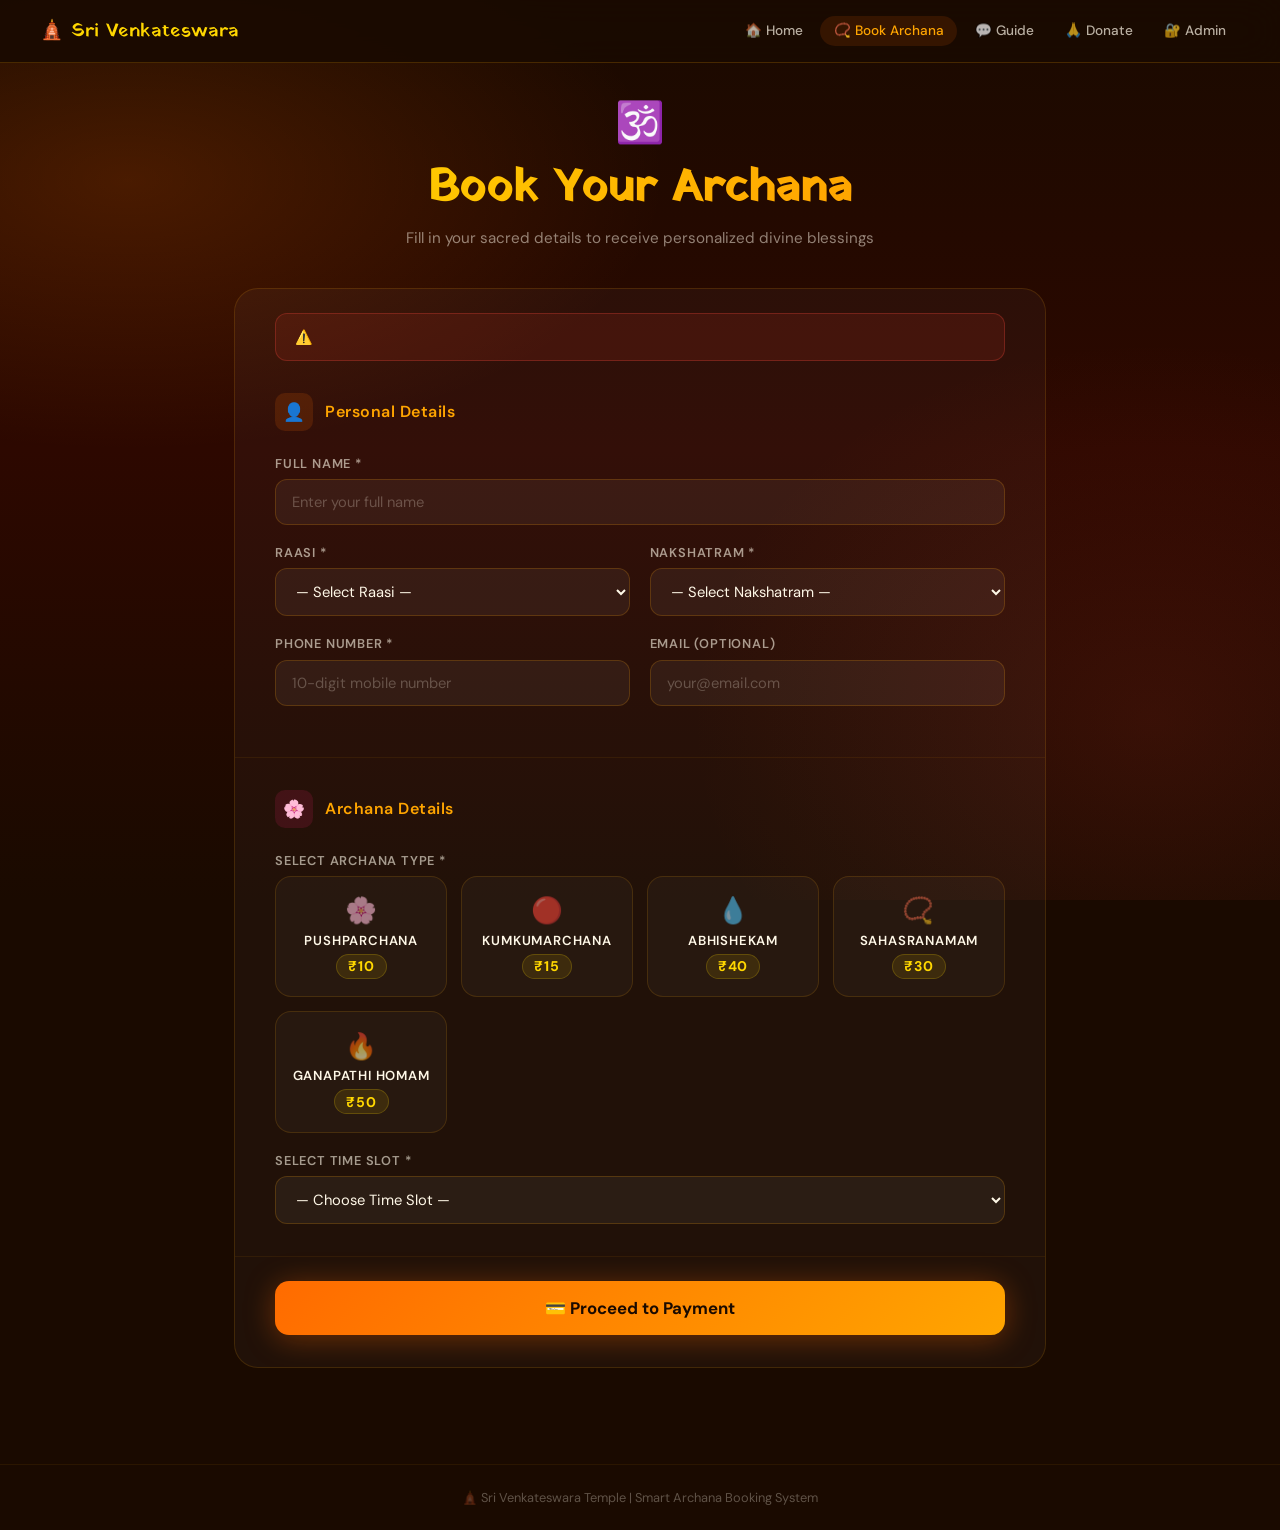
<file: src/main/resources/templates/booking.html>
<!DOCTYPE html>
<html lang="en" xmlns:th="http://www.thymeleaf.org">
<head>
    <meta charset="UTF-8">
    <meta name="viewport" content="width=device-width, initial-scale=1.0">
    <title>Book Archana | Sri Venkateswara Temple</title>
    <link href="https://fonts.googleapis.com/css2?family=Yatra+One&family=DM+Sans:wght@300;400;500;600&display=swap" rel="stylesheet">
    <script th:src="@{/js/animations.js}"></script>
    <style>
        :root {
            --saffron: #FF6B00; --saffron2: #FF9500;
            --gold: #FFD700;    --gold2: #FFA500;
            --crimson: #C0392B; --deep-red: #8B0000;
            --rose: #E91E63;    --teal: #00897B;
            --cream: #FFF8E7;   --dark: #1A0A00;
        }
        * { margin:0; padding:0; box-sizing:border-box; }
        html { scroll-behavior: smooth; }
        body {
            font-family: 'DM Sans', sans-serif;
            background: var(--dark);
            color: var(--cream);
            min-height: 100vh;
        }
        .page-bg {
            position: fixed; inset: 0; z-index: 0;
            background:
                radial-gradient(ellipse 70% 50% at 10% 20%, rgba(255,107,0,0.18) 0%, transparent 60%),
                radial-gradient(ellipse 60% 70% at 90% 80%, rgba(192,57,43,0.15) 0%, transparent 60%),
                linear-gradient(180deg, #1A0A00, #2D0800 50%, #1A0A00);
        }
        .nav {
            position: fixed; top:0; left:0; right:0; z-index:100;
            display:flex; justify-content:space-between; align-items:center;
            padding:1rem 2.5rem;
            background:rgba(26,10,0,0.9);
            backdrop-filter:blur(20px);
            border-bottom:1px solid rgba(255,165,0,0.2);
        }
        .nav-brand { font-family:'Yatra One',cursive; font-size:1.2rem; color:var(--gold); text-decoration:none; }
        .nav-links { display:flex; gap:0.25rem; align-items:center; }
        .nav-links a { color:rgba(255,248,231,0.7); text-decoration:none; padding:0.4rem 0.85rem; border-radius:50px; font-size:0.85rem; font-weight:500; transition:all 0.2s; }
        .nav-links a:hover { color:var(--gold); background:rgba(255,165,0,0.1); }
        .nav-links .active { color:var(--gold2); background:rgba(255,107,0,0.12); }
        .page-wrap { position:relative; z-index:1; padding: 6rem 1.5rem 4rem; max-width: 860px; margin: 0 auto; }
        .page-header { text-align:center; margin-bottom:2.5rem; animation: fadeDown 0.7s ease both; }
        @keyframes fadeDown { from { opacity:0; transform:translateY(-20px); } to { opacity:1; transform:translateY(0); } }
        .page-header .om { font-size:2.5rem; display:block; margin-bottom:0.5rem; animation: omPulse 3s ease-in-out infinite; }
        @keyframes omPulse { 0%,100% { text-shadow: 0 0 20px rgba(255,215,0,0.4); } 50% { text-shadow: 0 0 50px rgba(255,215,0,0.9), 0 0 100px rgba(255,107,0,0.4); } }
        .page-header h1 { font-family:'Yatra One',cursive; font-size:clamp(1.8rem,4vw,2.8rem); background:linear-gradient(135deg,var(--gold),var(--saffron2)); -webkit-background-clip:text; -webkit-text-fill-color:transparent; background-clip:text; margin-bottom:0.4rem; }
        .page-header p { color:rgba(255,248,231,0.5); font-size:0.95rem; }
        .form-card { background: rgba(255,255,255,0.03); border: 1px solid rgba(255,165,0,0.15); border-radius: 24px; overflow: hidden; animation: fadeUp 0.8s ease both; }
        @keyframes fadeUp { from { opacity:0; transform:translateY(30px); } to { opacity:1; transform:translateY(0); } }
        .form-section { padding: 2rem 2.5rem; border-bottom: 1px solid rgba(255,165,0,0.08); }
        .form-section:last-of-type { border-bottom: none; }
        .section-head { display: flex; align-items:center; gap:0.75rem; margin-bottom: 1.5rem; }
        .section-icon { width:38px; height:38px; border-radius:10px; display:flex; align-items:center; justify-content:center; font-size:1.1rem; flex-shrink:0; }
        .si-orange { background: rgba(255,107,0,0.15); }
        .si-rose   { background: rgba(233,30,99,0.15); }
        .section-head h3 { font-size:1rem; font-weight:600; color:var(--gold2); letter-spacing:0.5px; }
        .form-row { display:grid; grid-template-columns:1fr 1fr; gap:1.2rem; }
        .form-group { display:flex; flex-direction:column; gap:0.45rem; margin-bottom:1.2rem; }
        .form-group:last-child { margin-bottom:0; }
        label { font-size:0.8rem; font-weight:600; color:rgba(255,248,231,0.6); text-transform:uppercase; letter-spacing:0.8px; }
        input[type="text"], input[type="tel"], input[type="email"], select {
            background: rgba(255,255,255,0.05); border: 1px solid rgba(255,165,0,0.2); border-radius: 12px;
            padding: 0.75rem 1rem; color: var(--cream); font-family: 'DM Sans', sans-serif;
            font-size: 0.92rem; transition: all 0.25s; outline: none; width: 100%;
        }
        input::placeholder { color: rgba(255,248,231,0.25); }
        input:focus, select:focus { border-color: var(--saffron2); background: rgba(255,107,0,0.07); box-shadow: 0 0 0 3px rgba(255,107,0,0.1); }
        select option { background: #2D0800; color: var(--cream); }
        .alert-error { background: rgba(192,57,43,0.15); border: 1px solid rgba(192,57,43,0.4); border-radius: 12px; padding: 0.85rem 1.2rem; color: #FF8A80; font-size: 0.88rem; margin: 0 2.5rem 1rem; }
        .archana-options { display: grid; grid-template-columns: repeat(auto-fit, minmax(145px, 1fr)); gap: 0.85rem; }
        .archana-option input { display:none; }
        .option-box { display:flex; flex-direction:column; align-items:center; gap:0.3rem; padding:1.1rem 0.75rem; border-radius:16px; border:1.5px solid rgba(255,165,0,0.15); background:rgba(255,255,255,0.03); cursor:pointer; transition:all 0.25s; position:relative; overflow:hidden; }
        .option-box::before { content:''; position:absolute; inset:0; background:linear-gradient(135deg,rgba(255,107,0,0.1),rgba(255,215,0,0.05)); opacity:0; transition:opacity 0.25s; }
        .option-box:hover { border-color:rgba(255,165,0,0.4); transform:translateY(-2px); }
        .option-box:hover::before { opacity:1; }
        .archana-option input:checked ~ .option-box { border-color: var(--saffron2); background: rgba(255,107,0,0.12); box-shadow: 0 0 20px rgba(255,107,0,0.2); }
        .archana-option input:checked ~ .option-box::before { opacity:1; }
        .option-icon { font-size:1.6rem; }
        .option-name { font-size:0.82rem; font-weight:600; color:var(--cream); text-align:center; }
        .option-price { font-size:0.88rem; font-weight:700; color:var(--gold); background:rgba(255,215,0,0.1); border:1px solid rgba(255,215,0,0.2); border-radius:50px; padding:0.15rem 0.7rem; }
        .check-mark { position:absolute; top:8px; right:8px; width:18px; height:18px; border-radius:50%; background:var(--saffron); color:white; font-size:0.6rem; display:none; align-items:center; justify-content:center; font-weight:700; }
        .archana-option input:checked ~ .option-box .check-mark { display:flex; }
        .amount-display { margin: 0 2.5rem; padding: 1rem 1.5rem; background: linear-gradient(135deg, rgba(255,107,0,0.1), rgba(255,215,0,0.05)); border: 1px solid rgba(255,165,0,0.25); border-radius: 14px; display: flex; justify-content: space-between; align-items: center; animation: fadeUp 0.4s ease; }
        .amount-label { font-size:0.88rem; color:rgba(255,248,231,0.6); font-weight:500; }
        .amount-value { font-family:'Yatra One',cursive; font-size:1.8rem; background:linear-gradient(135deg,var(--gold),var(--saffron)); -webkit-background-clip:text; -webkit-text-fill-color:transparent; background-clip:text; }
        .submit-wrap { padding:1.5rem 2.5rem 2rem; }
        .btn-submit { width:100%; padding:1rem; background:linear-gradient(135deg,var(--saffron),var(--gold2)); color:var(--dark); border:none; border-radius:14px; font-family:'DM Sans',sans-serif; font-size:1.05rem; font-weight:700; cursor:pointer; transition:all 0.3s; box-shadow:0 4px 30px rgba(255,107,0,0.35); display:flex; align-items:center; justify-content:center; gap:0.5rem; }
        .btn-submit:hover { transform:translateY(-2px); box-shadow:0 8px 40px rgba(255,107,0,0.55); }
        .btn-submit:active { transform:translateY(0); }
        footer { position:relative; z-index:1; text-align:center; padding:1.5rem; color:rgba(255,248,231,0.3); font-size:0.8rem; border-top:1px solid rgba(255,165,0,0.08); margin-top:2rem; }
        @media (max-width:640px) { .form-section { padding:1.5rem; } .form-row { grid-template-columns:1fr; } .amount-display { margin:0 1.5rem; } .submit-wrap { padding:1.5rem; } .alert-error { margin:0 1.5rem 1rem; } }
    </style>
</head>
<body>
<div class="page-bg"></div>

<!-- NAV -->
<nav class="nav">
    <a href="/" class="nav-brand">🛕 Sri Venkateswara</a>
    <div class="nav-links">
        <a href="/">🏠 Home</a>
        <a href="/booking" class="active">📿 Book Archana</a>
        <a href="/chatbot">💬 Guide</a>
        <a href="/donation">🙏 Donate</a>
        <a href="/admin/login">🔐 Admin</a>
    </div>
</nav>

<div class="page-wrap">
    <div class="page-header">
        <span class="om">🕉️</span>
        <h1>Book Your Archana</h1>
        <p>Fill in your sacred details to receive personalized divine blessings</p>
    </div>

    <div class="form-card">
        <div th:if="${error}" class="alert-error" style="margin:1.5rem 2.5rem 0;">
            ⚠️ <span th:text="${error}"></span>
        </div>

        <form action="/booking/submit" method="post" id="bookingForm">

            <!-- PERSONAL DETAILS -->
            <div class="form-section">
                <div class="section-head">
                    <div class="section-icon si-orange">👤</div>
                    <h3>Personal Details</h3>
                </div>

                <div class="form-group">
                    <label for="name">Full Name *</label>
                    <input type="text" id="name" name="name"
                           placeholder="Enter your full name"
                           required maxlength="100">
                </div>

                <div class="form-row">
                    <!-- ✅ CHANGED: Gothram → Raasi -->
                    <div class="form-group">
                        <label for="raasi">Raasi *</label>
                        <select id="raasi" name="raasi" required>
                            <option value="">— Select Raasi —</option>
                            <option>Mesham (Aries)</option>
                            <option>Rishabam (Taurus)</option>
                            <option>Midhunam (Gemini)</option>
                            <option>Kadagam (Cancer)</option>
                            <option>Simmam (Leo)</option>
                            <option>Kanni (Virgo)</option>
                            <option>Thulam (Libra)</option>
                            <option>Viruchigam (Scorpio)</option>
                            <option>Dhanusu (Sagittarius)</option>
                            <option>Magaram (Capricorn)</option>
                            <option>Kumbam (Aquarius)</option>
                            <option>Meenam (Pisces)</option>
                        </select>
                    </div>

                    <div class="form-group">
                        <label for="nakshatram">Nakshatram *</label>
                        <select id="nakshatram" name="nakshatram" required>
                            <option value="">— Select Nakshatram —</option>
                            <option>Ashwini</option><option>Bharani</option>
                            <option>Krittika</option><option>Rohini</option>
                            <option>Mrigashira</option><option>Ardra</option>
                            <option>Punarvasu</option><option>Pushya</option>
                            <option>Ashlesha</option><option>Magha</option>
                            <option>Purva Phalguni</option><option>Uttara Phalguni</option>
                            <option>Hasta</option><option>Chitra</option>
                            <option>Swati</option><option>Vishakha</option>
                            <option>Anuradha</option><option>Jyeshtha</option>
                            <option>Mula</option><option>Purva Ashadha</option>
                            <option>Uttara Ashadha</option><option>Shravana</option>
                            <option>Dhanishtha</option><option>Shatabhisha</option>
                            <option>Purva Bhadrapada</option><option>Uttara Bhadrapada</option>
                            <option>Revati</option>
                        </select>
                    </div>
                </div>

                <div class="form-row">
                    <div class="form-group">
                        <label for="phone">Phone Number *</label>
                        <input type="tel" id="phone" name="phone"
                               placeholder="10-digit mobile number"
                               pattern="[0-9]{10}" maxlength="10" required>
                    </div>
                    <div class="form-group">
                        <label for="email">Email (Optional)</label>
                        <input type="email" id="email" name="email"
                               placeholder="your@email.com">
                    </div>
                </div>
            </div>

            <!-- ARCHANA DETAILS -->
            <div class="form-section">
                <div class="section-head">
                    <div class="section-icon si-rose">🌸</div>
                    <h3>Archana Details</h3>
                </div>

                <div class="form-group">
                    <label>Select Archana Type *</label>
                    <div class="archana-options">
                        <label class="archana-option">
                            <input type="radio" name="archanaType" value="Pushparchana" required>
                            <div class="option-box">
                                <div class="check-mark">✓</div>
                                <span class="option-icon">🌸</span>
                                <span class="option-name">Pushparchana</span>
                                <span class="option-price">₹10</span>
                            </div>
                        </label>
                        <label class="archana-option">
                            <input type="radio" name="archanaType" value="Kumkumarchana">
                            <div class="option-box">
                                <div class="check-mark">✓</div>
                                <span class="option-icon">🔴</span>
                                <span class="option-name">Kumkumarchana</span>
                                <span class="option-price">₹15</span>
                            </div>
                        </label>
                        <label class="archana-option">
                            <input type="radio" name="archanaType" value="Abhishekam">
                            <div class="option-box">
                                <div class="check-mark">✓</div>
                                <span class="option-icon">💧</span>
                                <span class="option-name">Abhishekam</span>
                                <span class="option-price">₹40</span>
                            </div>
                        </label>
                        <label class="archana-option">
                            <input type="radio" name="archanaType" value="Sahasranamam">
                            <div class="option-box">
                                <div class="check-mark">✓</div>
                                <span class="option-icon">📿</span>
                                <span class="option-name">Sahasranamam</span>
                                <span class="option-price">₹30</span>
                            </div>
                        </label>
                        <label class="archana-option">
                            <input type="radio" name="archanaType" value="Ganapathi Homam">
                            <div class="option-box">
                                <div class="check-mark">✓</div>
                                <span class="option-icon">🔥</span>
                                <span class="option-name">Ganapathi Homam</span>
                                <span class="option-price">₹50</span>
                            </div>
                        </label>
                    </div>
                </div>

                <div class="form-group" style="margin-top:1.2rem;">
                    <label for="timeSlot">Select Time Slot *</label>
                    <select id="timeSlot" name="timeSlot" required>
                        <option value="">— Choose Time Slot —</option>
                        <option>06:00 AM - 07:00 AM (Morning)</option>
                        <option>08:00 AM - 09:00 AM (Morning)</option>
                        <option>10:00 AM - 11:00 AM (Forenoon)</option>
                        <option>12:00 PM - 01:00 PM (Noon)</option>
                        <option>04:00 PM - 05:00 PM (Evening)</option>
                        <option>06:00 PM - 07:00 PM (Evening)</option>
                        <option>08:00 PM - 09:00 PM (Night)</option>
                    </select>
                </div>
            </div>

            <!-- AMOUNT -->
            <div class="amount-display" id="amountDisplay" style="display:none; margin:1.5rem 2.5rem;">
                <div>
                    <div class="amount-label">Total Amount</div>
                    <div style="font-size:0.75rem;color:rgba(255,248,231,0.35);margin-top:2px;">Inclusive of all charges</div>
                </div>
                <div class="amount-value" id="totalAmount">₹0</div>
            </div>

            <!-- SUBMIT -->
            <div class="submit-wrap">
                <button type="submit" class="btn-submit">
                    💳 Proceed to Payment
                </button>
            </div>

        </form>
    </div>
</div>

<footer>🛕 Sri Venkateswara Temple | Smart Archana Booking System</footer>

<script th:inline="none">
'use strict';
var prices = {
    'Pushparchana': 10, 'Kumkumarchana': 15,
    'Abhishekam': 40,   'Sahasranamam': 30,
    'Ganapathi Homam': 50
};
document.querySelectorAll('input[name="archanaType"]').forEach(function(r) {
    r.addEventListener('change', function() {
        var amt = prices[this.value] || 0;
        var disp = document.getElementById('amountDisplay');
        var val  = document.getElementById('totalAmount');
        if (disp) disp.style.display = 'flex';
        if (val)  val.textContent = '₹' + amt;
    });
});
</script>
<script th:src="@{/js/booking.js}"></script>
</body>
</html>
</file>
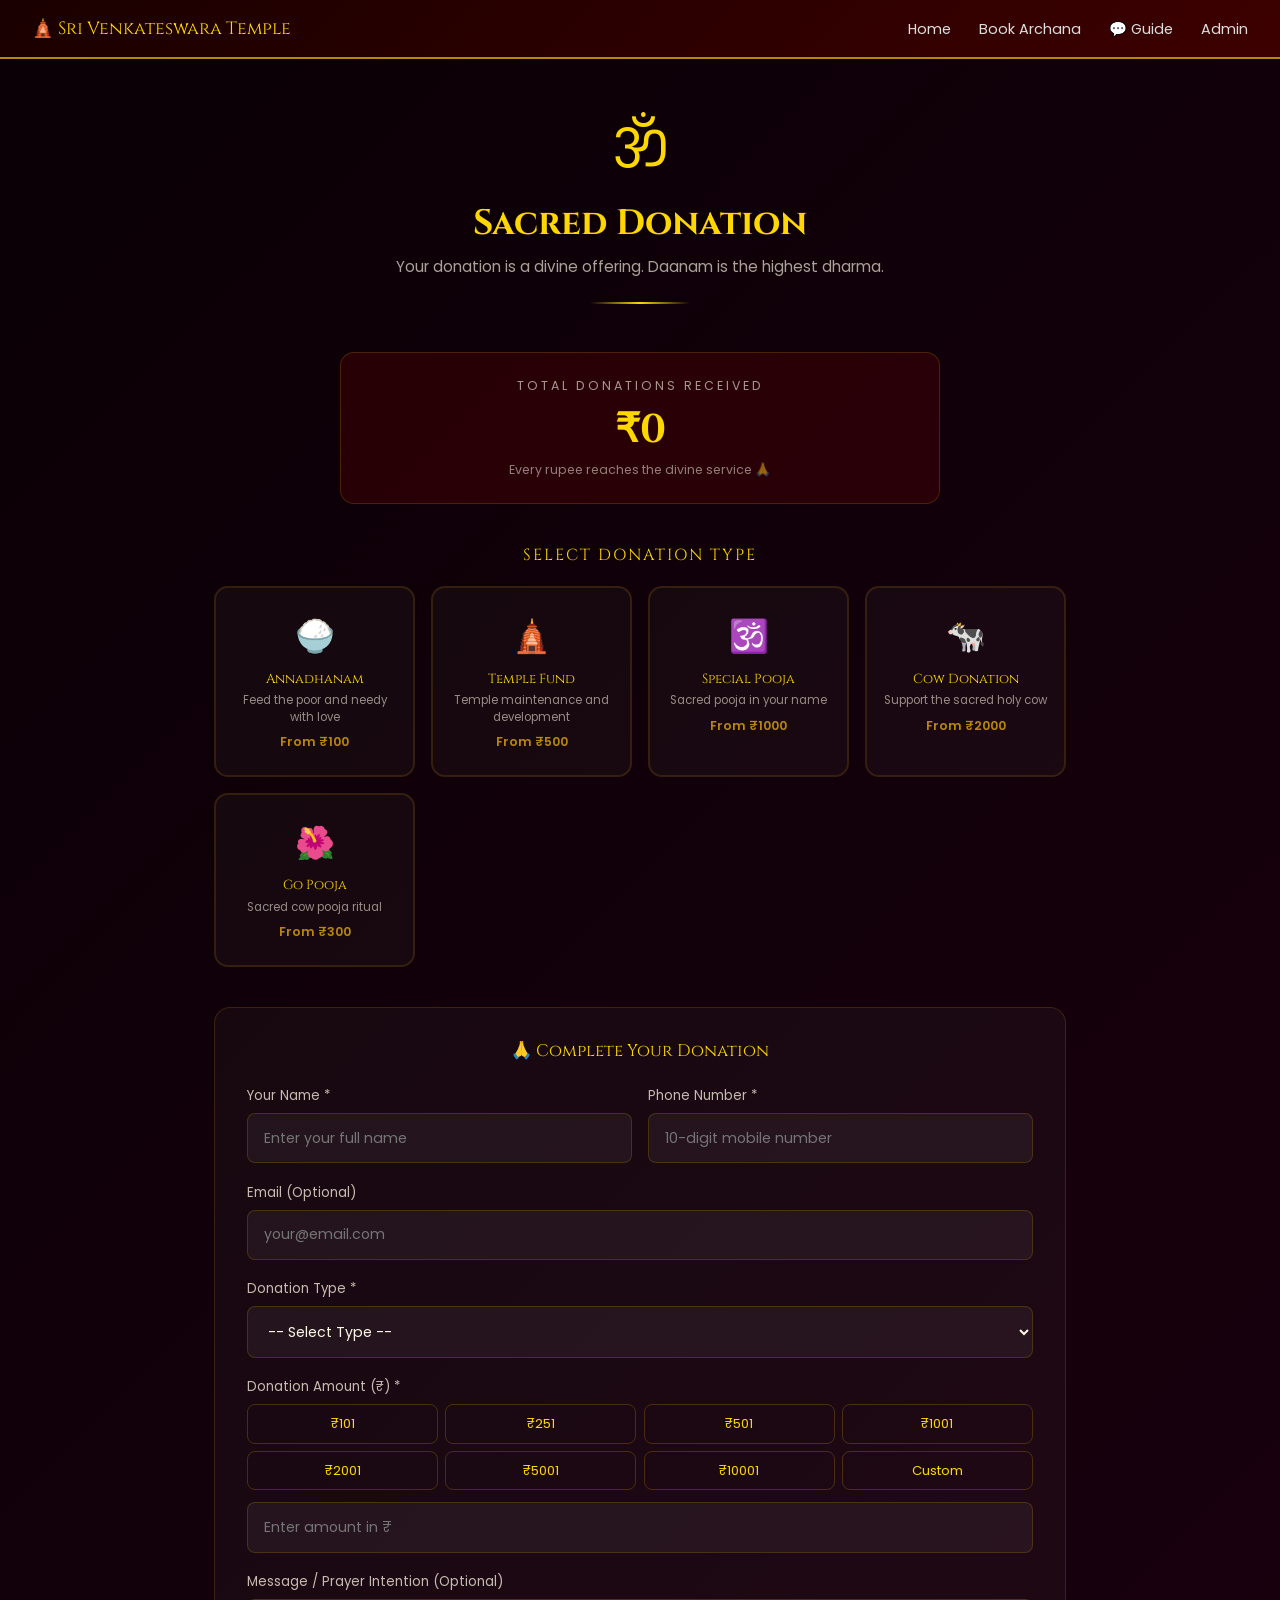
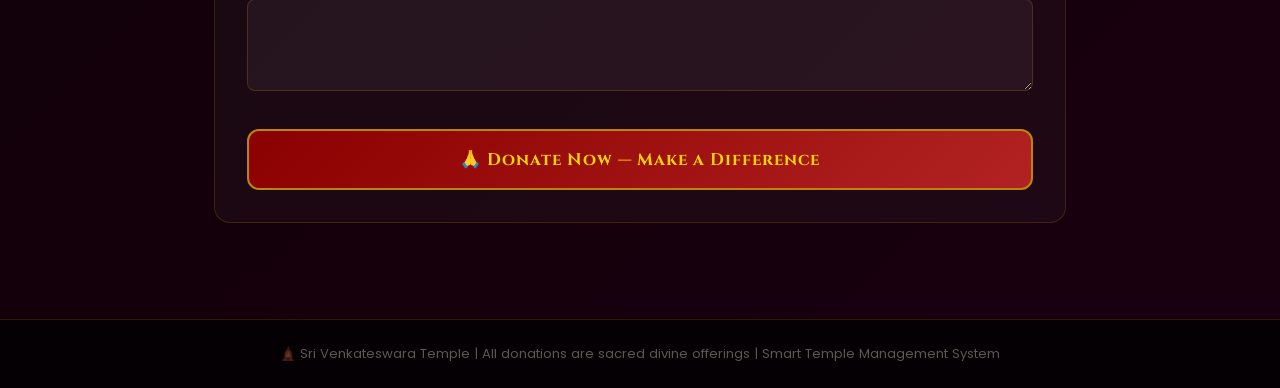
<file: src/main/resources/templates/donation.html>
<!DOCTYPE html>
<html lang="en" xmlns:th="http://www.thymeleaf.org">
<head>
<link rel="icon" href="data:,">
    <meta charset="UTF-8">
    <meta name="viewport" content="width=device-width, initial-scale=1.0">
    <title>Donate | Sri Venkateswara Temple</title>
    <link href="https://fonts.googleapis.com/css2?family=Cinzel:wght@400;600;700&family=Poppins:wght@300;400;500;600&display=swap" rel="stylesheet">
    <style>
        :root {
            --gold:#FFD700; --gold2:#B8860B;
            --red:#8B0000;  --dark:#0a0005;
            --cream:#FFF8E7;
        }
        * { margin:0; padding:0; box-sizing:border-box; }
        body {
            font-family:'Poppins',sans-serif;
            background:linear-gradient(135deg,#0a0005,#1a000f);
            min-height:100vh; color:var(--cream);
        }

        /* NAV */
        .nav {
            background:linear-gradient(135deg,#1a0000,#3d0000);
            padding:1rem 2rem;
            display:flex; justify-content:space-between;
            align-items:center;
            border-bottom:2px solid var(--gold2);
        }
        .nav-brand {
            font-family:'Cinzel',serif;
            color:var(--gold); font-size:1.1rem;
            text-decoration:none;
        }
        .nav-links a {
            color:#ddd; text-decoration:none;
            margin-left:1.5rem; font-size:0.9rem;
            transition:color 0.2s;
        }
        .nav-links a:hover { color:var(--gold); }

        /* HERO */
        .hero {
            text-align:center;
            padding:3rem 2rem 1.5rem;
        }
        .hero-om {
            font-size:3.5rem; color:var(--gold);
            animation:omGlow 3s ease-in-out infinite;
        }
        @keyframes omGlow {
            0%,100%{text-shadow:0 0 20px rgba(255,215,0,0.5);}
            50%{text-shadow:0 0 50px rgba(255,215,0,1),
                0 0 80px rgba(255,215,0,0.4);}
        }
        .hero-title {
            font-family:'Cinzel',serif;
            font-size:clamp(1.5rem,4vw,2.2rem);
            color:var(--gold); margin:0.5rem 0;
        }
        .hero-sub {
            color:rgba(255,248,231,0.65);
            font-size:0.95rem; max-width:500px;
            margin:0 auto;
        }
        .divider-line {
            width:100px; height:2px; margin:1.5rem auto;
            background:linear-gradient(to right,
                transparent,var(--gold),transparent);
        }

        /* STATS BAR */
        .stats-bar {
            background:rgba(139,0,0,0.2);
            border:1px solid rgba(184,134,11,0.25);
            border-radius:14px; max-width:600px;
            margin:0 auto 2.5rem; padding:1.5rem;
            text-align:center;
        }
        .total-label {
            font-size:0.78rem; letter-spacing:3px;
            color:rgba(255,248,231,0.6);
            text-transform:uppercase; margin-bottom:0.5rem;
        }
        .total-amt {
            font-family:'Cinzel',serif;
            font-size:2.5rem; color:var(--gold);
            font-weight:700;
        }
        .total-note {
            font-size:0.78rem;
            color:rgba(255,248,231,0.5);
            margin-top:0.25rem;
        }

        /* MAIN */
        .main {
            max-width:900px; margin:0 auto;
            padding:0 1.5rem 4rem;
        }

        /* SECTION TITLE */
        .sec-title {
            font-family:'Cinzel',serif;
            color:var(--gold); font-size:1rem;
            letter-spacing:2px; text-align:center;
            margin-bottom:1.25rem;
        }

        /* DONATION TYPE CARDS */
        .types-grid {
            display:grid;
            grid-template-columns:repeat(auto-fit,minmax(160px,1fr));
            gap:1rem; margin-bottom:2.5rem;
        }
        .type-card {
            background:rgba(255,255,255,0.03);
            border:2px solid rgba(184,134,11,0.18);
            border-radius:14px; padding:1.5rem 1rem;
            text-align:center; cursor:pointer;
            transition:all 0.3s; user-select:none;
        }
        .type-card:hover {
            border-color:rgba(184,134,11,0.5);
            background:rgba(139,0,0,0.12);
            transform:translateY(-4px);
        }
        .type-card.selected {
            border-color:var(--gold);
            background:rgba(139,0,0,0.2);
            transform:translateY(-4px);
            box-shadow:0 8px 25px rgba(139,0,0,0.2);
        }
        .t-icon  { font-size:2rem; margin-bottom:0.6rem; }
        .t-name  {
            font-family:'Cinzel',serif;
            font-size:0.82rem; color:var(--gold);
            margin-bottom:0.3rem;
        }
        .t-desc  {
            font-size:0.72rem;
            color:rgba(255,248,231,0.55); line-height:1.4;
        }
        .t-min   {
            margin-top:0.5rem; font-size:0.78rem;
            color:var(--gold2); font-weight:600;
        }

        /* FORM */
        .form-card {
            background:rgba(255,255,255,0.03);
            border:1px solid rgba(184,134,11,0.22);
            border-radius:16px; padding:2rem;
        }
        .form-title {
            font-family:'Cinzel',serif;
            color:var(--gold); font-size:1.05rem;
            text-align:center; margin-bottom:1.5rem;
        }
        .form-row {
            display:grid;
            grid-template-columns:1fr 1fr; gap:1rem;
        }
        .fg { margin-bottom:1.2rem; }
        .fl {
            display:block; font-size:0.83rem;
            color:rgba(255,248,231,0.75);
            margin-bottom:0.45rem;
        }
        .fi, .fs, .fta {
            width:100%; padding:0.85rem 1rem;
            background:rgba(255,255,255,0.05);
            border:1px solid rgba(184,134,11,0.25);
            border-radius:8px; color:var(--cream);
            font-family:'Poppins',sans-serif;
            font-size:0.88rem; outline:none;
            transition:border-color 0.2s;
        }
        .fi:focus, .fs:focus, .fta:focus {
            border-color:var(--gold);
        }
        .fs option { background:#1a000f; color:var(--cream); }
        .fta { resize:vertical; }

        /* AMOUNT BUTTONS */
        .amt-grid {
            display:grid;
            grid-template-columns:repeat(4,1fr);
            gap:0.45rem; margin-bottom:0.75rem;
        }
        .amt-btn {
            padding:0.55rem 0.25rem;
            background:transparent;
            border:1px solid rgba(184,134,11,0.3);
            border-radius:8px; color:var(--gold);
            font-size:0.82rem; cursor:pointer;
            transition:all 0.2s;
            font-family:'Poppins',sans-serif;
        }
        .amt-btn:hover, .amt-btn.active {
            background:rgba(139,0,0,0.4);
            border-color:var(--gold);
        }

        /* SUBMIT */
        .btn-donate {
            width:100%; padding:1.1rem;
            background:linear-gradient(135deg,var(--red),#B22222);
            color:var(--gold);
            border:2px solid var(--gold2);
            border-radius:12px;
            font-family:'Cinzel',serif;
            font-size:1.05rem; font-weight:700;
            cursor:pointer; transition:all 0.3s;
            margin-top:0.75rem; letter-spacing:1px;
        }
        .btn-donate:hover:not(:disabled) {
            background:linear-gradient(135deg,
                var(--gold2),var(--gold));
            color:var(--dark);
            transform:translateY(-2px);
            box-shadow:0 8px 25px rgba(184,134,11,0.3);
        }
        .btn-donate:disabled {
            opacity:0.55; cursor:not-allowed;
        }

        /* SUCCESS */
        .success-card {
            display:none;
            background:linear-gradient(135deg,#052005,#0a350a);
            border:2px solid #16a34a;
            border-radius:16px; padding:2.5rem;
            text-align:center; margin-top:1.5rem;
            animation:successPop 0.5s ease;
        }
        @keyframes successPop {
            0%{transform:scale(0.9);opacity:0;}
            70%{transform:scale(1.02);}
            100%{transform:scale(1);opacity:1;}
        }
        .s-icon  { font-size:3.5rem; margin-bottom:1rem; }
        .s-title {
            font-family:'Cinzel',serif;
            color:#4ade80; font-size:1.3rem;
            margin-bottom:0.75rem;
        }
        .s-msg   {
            color:rgba(255,248,231,0.8);
            font-size:0.9rem; margin-bottom:1.5rem;
            line-height:1.7;
        }
        .receipt-box {
            background:rgba(255,255,255,0.06);
            border:1px solid rgba(74,222,128,0.3);
            border-radius:10px; padding:1rem;
            margin-bottom:1rem;
        }
        .receipt-lbl {
            font-size:0.75rem;
            color:rgba(255,248,231,0.5);
            letter-spacing:2px; margin-bottom:0.4rem;
        }
        .receipt-num {
            font-family:monospace; font-size:1.2rem;
            color:var(--gold); letter-spacing:3px;
            font-weight:700;
        }
        .s-details {
            color:rgba(255,248,231,0.65);
            font-size:0.88rem; margin-bottom:1.5rem;
        }
        .btn-again {
            padding:0.75rem 2rem;
            background:var(--red); color:var(--gold);
            border:1px solid var(--gold2);
            border-radius:8px; cursor:pointer;
            font-family:'Poppins',sans-serif;
            font-size:0.9rem; transition:all 0.2s;
        }
        .btn-again:hover { background:#a00000; }

        /* FOOTER */
        footer {
            background:#050003;
            border-top:1px solid rgba(184,134,11,0.2);
            text-align:center; padding:1.5rem;
            color:rgba(255,248,231,0.35);
            font-size:0.82rem; margin-top:2rem;
        }

        @media(max-width:600px) {
            .form-row  { grid-template-columns:1fr; }
            .amt-grid  { grid-template-columns:repeat(2,1fr); }
            .types-grid{ grid-template-columns:repeat(2,1fr); }
        }
    </style>
</head>
<body>

<!-- NAV -->
<nav class="nav">
    <a href="/" class="nav-brand">🛕 Sri Venkateswara Temple</a>
    <div class="nav-links">
        <a href="/">Home</a>
        <a href="/booking">Book Archana</a>
        <a href="/chatbot">💬 Guide</a>
        <a href="/admin/login">Admin</a>
    </div>
</nav>

<!-- HERO -->
<div class="hero">
    <div class="hero-om">ॐ</div>
    <h1 class="hero-title">Sacred Donation</h1>
    <p class="hero-sub">
        Your donation is a divine offering.
        Daanam is the highest dharma.
    </p>
    <div class="divider-line"></div>
</div>

<!-- TOTAL STATS -->
<div class="stats-bar">
    <div class="total-label">Total Donations Received</div>
    <div class="total-amt">
        ₹<span th:text="${totalDonations != null ? totalDonations : 0}">0</span>
    </div>
    <div class="total-note">
        Every rupee reaches the divine service 🙏
    </div>
</div>

<!-- MAIN -->
<div class="main">

    <!-- TYPE SELECTION -->
    <div class="sec-title">SELECT DONATION TYPE</div>
    <div class="types-grid" id="typesGrid">

        <div class="type-card"
             onclick="selectType('Annadhanam',this)">
            <div class="t-icon">🍚</div>
            <div class="t-name">Annadhanam</div>
            <div class="t-desc">Feed the poor and needy with love</div>
            <div class="t-min">From ₹100</div>
        </div>

        <div class="type-card"
             onclick="selectType('Temple Fund',this)">
            <div class="t-icon">🛕</div>
            <div class="t-name">Temple Fund</div>
            <div class="t-desc">Temple maintenance and development</div>
            <div class="t-min">From ₹500</div>
        </div>

        <div class="type-card"
             onclick="selectType('Special Pooja',this)">
            <div class="t-icon">🕉️</div>
            <div class="t-name">Special Pooja</div>
            <div class="t-desc">Sacred pooja in your name</div>
            <div class="t-min">From ₹1000</div>
        </div>

        <div class="type-card"
             onclick="selectType('Cow Donation',this)">
            <div class="t-icon">🐄</div>
            <div class="t-name">Cow Donation</div>
            <div class="t-desc">Support the sacred holy cow</div>
            <div class="t-min">From ₹2000</div>
        </div>

        <div class="type-card"
             onclick="selectType('Go Pooja',this)">
            <div class="t-icon">🌺</div>
            <div class="t-name">Go Pooja</div>
            <div class="t-desc">Sacred cow pooja ritual</div>
            <div class="t-min">From ₹300</div>
        </div>

    </div>

    <!-- DONATION FORM -->
    <div class="form-card" id="formCard">
        <div class="form-title">🙏 Complete Your Donation</div>

        <div class="form-row">
            <div class="fg">
                <label class="fl">Your Name *</label>
                <input type="text" id="dName"
                       class="fi"
                       placeholder="Enter your full name">
            </div>
            <div class="fg">
                <label class="fl">Phone Number *</label>
                <input type="tel" id="dPhone"
                       class="fi"
                       placeholder="10-digit mobile number">
            </div>
        </div>

        <div class="fg">
            <label class="fl">Email (Optional)</label>
            <input type="email" id="dEmail"
                   class="fi"
                   placeholder="your@email.com">
        </div>

        <div class="fg">
            <label class="fl">Donation Type *</label>
            <select id="dType" class="fs">
                <option value="">-- Select Type --</option>
                <option value="Annadhanam">
                    🍚 Annadhanam
                </option>
                <option value="Temple Fund">
                    🛕 Temple Fund
                </option>
                <option value="Special Pooja">
                    🕉️ Special Pooja
                </option>
                <option value="Cow Donation">
                    🐄 Cow Donation
                </option>
                <option value="Go Pooja">
                    🌺 Go Pooja
                </option>
            </select>
        </div>

        <div class="fg">
            <label class="fl">
                Donation Amount (₹) *
            </label>
            <div class="amt-grid">
                <button class="amt-btn"
                        onclick="setAmt(101)">₹101</button>
                <button class="amt-btn"
                        onclick="setAmt(251)">₹251</button>
                <button class="amt-btn"
                        onclick="setAmt(501)">₹501</button>
                <button class="amt-btn"
                        onclick="setAmt(1001)">₹1001</button>
                <button class="amt-btn"
                        onclick="setAmt(2001)">₹2001</button>
                <button class="amt-btn"
                        onclick="setAmt(5001)">₹5001</button>
                <button class="amt-btn"
                        onclick="setAmt(10001)">₹10001</button>
                <button class="amt-btn"
                        onclick="focusAmt()">Custom</button>
            </div>
            <input type="number" id="dAmount"
                   class="fi" placeholder="Enter amount in ₹"
                   min="1">
        </div>

        <div class="fg">
            <label class="fl">
                Message / Prayer Intention (Optional)
            </label>
            <textarea id="dMsg" class="fta" rows="3"
                      placeholder="Your prayer intention or message...">
            </textarea>
        </div>

        <button class="btn-donate"
                id="donateBtn"
                onclick="submitDonation()">
            🙏 Donate Now — Make a Difference
        </button>
    </div>

    <!-- SUCCESS CARD -->
    <div class="success-card" id="successCard">
        <div class="s-icon">🙏</div>
        <div class="s-title">Donation Successful!</div>
        <p class="s-msg">
            Thank you for your generous contribution.<br>
            May Lord Venkateswara bless you with
            health, prosperity and happiness!
        </p>
        <div class="receipt-box">
            <div class="receipt-lbl">RECEIPT NUMBER</div>
            <div class="receipt-num" id="rcptNum"></div>
        </div>
        <div class="s-details" id="sDetails"></div>
        <button class="btn-again" onclick="resetForm()">
            🙏 Make Another Donation
        </button>
    </div>

</div>

<footer>
    🛕 Sri Venkateswara Temple |
    All donations are sacred divine offerings |
    Smart Temple Management System
</footer>

<!-- th:inline="none" fixes Thymeleaf [[]] error -->
<script th:inline="none">
'use strict';

var selType = '';

// ════════════════════════════════════════
// SELECT DONATION TYPE CARD
// ════════════════════════════════════════
function selectType(type, card) {
    selType = type;

    // Remove selected from all cards
    document.querySelectorAll('.type-card')
        .forEach(function(c) {
            c.classList.remove('selected');
        });

    // Select this card
    card.classList.add('selected');

    // Sync dropdown
    document.getElementById('dType').value = type;
}

// ════════════════════════════════════════
// SET PRESET AMOUNT
// ════════════════════════════════════════
function setAmt(amount) {
    document.getElementById('dAmount').value = amount;
    document.querySelectorAll('.amt-btn')
        .forEach(function(b) {
            b.classList.remove('active');
            if (b.textContent === '₹' + amount) {
                b.classList.add('active');
            }
        });
}

function focusAmt() {
    document.getElementById('dAmount').value = '';
    document.getElementById('dAmount').focus();
    document.querySelectorAll('.amt-btn')
        .forEach(function(b) {
            b.classList.remove('active');
        });
}

// ════════════════════════════════════════
// SUBMIT DONATION
// ════════════════════════════════════════
function submitDonation() {
    var name   = document.getElementById('dName').value.trim();
    var phone  = document.getElementById('dPhone').value.trim();
    var email  = document.getElementById('dEmail').value.trim();
    var type   = document.getElementById('dType').value;
    var amount = document.getElementById('dAmount').value;
    var msg    = document.getElementById('dMsg').value.trim();

    // Validation
    if (!name) {
        alert('Please enter your name.');
        document.getElementById('dName').focus();
        return;
    }
    if (!phone || phone.length < 10) {
        alert('Please enter a valid 10-digit phone number.');
        document.getElementById('dPhone').focus();
        return;
    }
    if (!type) {
        alert('Please select a donation type.');
        return;
    }
    if (!amount || parseFloat(amount) <= 0) {
        alert('Please enter a valid donation amount.');
        document.getElementById('dAmount').focus();
        return;
    }

    var btn = document.getElementById('donateBtn');
    btn.textContent = '⏳ Processing your donation...';
    btn.disabled    = true;

    // Build form data
    var params = new URLSearchParams();
    params.append('donorName',    name);
    params.append('phone',        phone);
    params.append('email',        email);
    params.append('amount',       amount);
    params.append('donationType', type);
    params.append('message',      msg);

    fetch('/api/donate', {
        method:  'POST',
        headers: {
            'Content-Type':
                'application/x-www-form-urlencoded'
        },
        body: params.toString()
    })
    .then(function(r) {
        if (!r.ok) throw new Error('HTTP ' + r.status);
        return r.json();
    })
    .then(function(d) {
        if (d.success) {
            // Show success
            document.getElementById('rcptNum')
                .textContent = d.receiptNumber;
            document.getElementById('sDetails')
                .innerHTML =
                '<strong style="color:#FFD700;">' +
                d.donorName + '</strong>' +
                ' | ₹' + d.amount +
                ' | ' + d.type;

            document.getElementById('successCard')
                .style.display = 'block';
            document.getElementById('formCard')
                .style.display = 'none';
            document.getElementById('typesGrid')
                .style.display = 'none';

            // Scroll to success
            document.getElementById('successCard')
                .scrollIntoView({ behavior:'smooth' });

        } else {
            alert('Error: ' + (d.message || 'Unknown error'));
            btn.textContent =
                '🙏 Donate Now — Make a Difference';
            btn.disabled = false;
        }
    })
    .catch(function(e) {
        console.error('Donation error:', e);
        alert('Error: ' + e.message +
            '\nPlease try again.');
        btn.textContent =
            '🙏 Donate Now — Make a Difference';
        btn.disabled = false;
    });
}

// ════════════════════════════════════════
// RESET FORM FOR NEW DONATION
// ════════════════════════════════════════
function resetForm() {
    // Reset fields
    document.getElementById('dName').value   = '';
    document.getElementById('dPhone').value  = '';
    document.getElementById('dEmail').value  = '';
    document.getElementById('dType').value   = '';
    document.getElementById('dAmount').value = '';
    document.getElementById('dMsg').value    = '';

    // Reset selections
    selType = '';
    document.querySelectorAll('.type-card')
        .forEach(function(c) {
            c.classList.remove('selected');
        });
    document.querySelectorAll('.amt-btn')
        .forEach(function(b) {
            b.classList.remove('active');
        });

    // Reset button
    var btn = document.getElementById('donateBtn');
    btn.textContent =
        '🙏 Donate Now — Make a Difference';
    btn.disabled = false;

    // Show form, hide success
    document.getElementById('successCard')
        .style.display = 'none';
    document.getElementById('formCard')
        .style.display = 'block';
    document.getElementById('typesGrid')
        .style.display = 'grid';

    // Scroll to top
    window.scrollTo({ top:0, behavior:'smooth' });
}

</script>
</body>
</html>
</file>
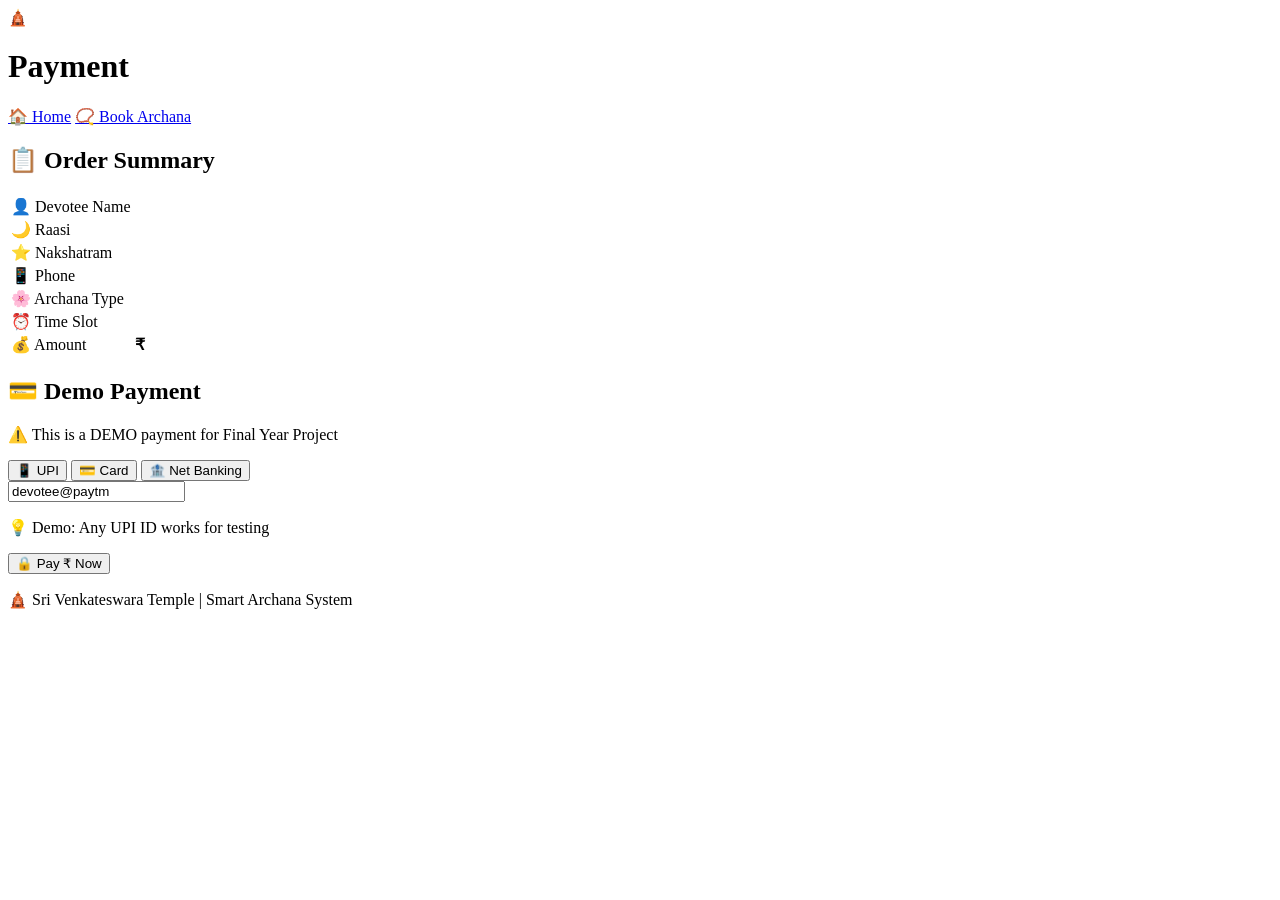
<file: src/main/resources/templates/payment.html>
<!DOCTYPE html>
<html lang="en" xmlns:th="http://www.thymeleaf.org">
<head>
<link rel="icon" href="data:,">
    <meta charset="UTF-8">
    <meta name="viewport" content="width=device-width, initial-scale=1.0">
    <title>Payment | Temple Archana</title>
    <link rel="stylesheet" th:href="@{/css/style.css}">
    <link rel="stylesheet" th:href="@{/css/booking.css}">
    <link href="https://fonts.googleapis.com/css2?family=Poppins:wght@300;400;600&display=swap" rel="stylesheet">
    <script th:src="@{/js/animations.js}"></script>
</head>
<body>

<header class="temple-header">
    <div class="header-content">
        <div class="temple-logo">🛕</div>
        <h1>Payment</h1>
    </div>
</header>

<nav class="main-nav">
    <a href="/">🏠 Home</a>
    <a href="/booking">📿 Book Archana</a>
</nav>

<main class="booking-container">
    <div class="payment-box">

        <!-- ORDER SUMMARY -->
        <div class="order-summary">
            <h2>📋 Order Summary</h2>
            <table class="summary-table">
                <tr>
                    <td>👤 Devotee Name</td>
                    <td><strong th:text="${name}"></strong></td>
                </tr>
                <tr>
                    <td>🌙 Raasi</td>
                    <td th:text="${raasi}"></td>
                </tr>
                <tr>
                    <td>⭐ Nakshatram</td>
                    <td th:text="${nakshatram}"></td>
                </tr>
                <tr>
                    <td>📱 Phone</td>
                    <td th:text="${phone}"></td>
                </tr>
                <tr>
                    <td>🌸 Archana Type</td>
                    <td th:text="${archanaType}"></td>
                </tr>
                <tr>
                    <td>⏰ Time Slot</td>
                    <td th:text="${timeSlot}"></td>
                </tr>
                <tr class="amount-row">
                    <td>💰 Amount</td>
                    <td><strong>₹<span th:text="${amount}"></span></strong></td>
                </tr>
            </table>
        </div>

        <!-- PAYMENT FORM (Demo Simulation) -->
        <div class="payment-section">
            <h2>💳 Demo Payment</h2>
            <p class="payment-note">⚠️ This is a DEMO payment for Final Year Project</p>

            <div class="payment-methods">
                <button class="pay-method active" onclick="selectMethod('upi')">📱 UPI</button>
                <button class="pay-method" onclick="selectMethod('card')">💳 Card</button>
                <button class="pay-method" onclick="selectMethod('netbanking')">🏦 Net Banking</button>
            </div>

            <!-- UPI Section -->
            <div id="upi-section" class="payment-input-section">
                <input type="text" placeholder="Enter UPI ID (e.g., name@upi)"
                       id="upiId" value="devotee@paytm">
                <p class="demo-hint">💡 Demo: Any UPI ID works for testing</p>
            </div>

            <!-- CONFIRM FORM — ✅ FIXED: gothram → raasi -->
            <form action="/booking/confirm" method="post" id="confirmForm">
                <input type="hidden" name="name"        th:value="${name}">
                <input type="hidden" name="raasi"       th:value="${raasi}">
                <input type="hidden" name="nakshatram"  th:value="${nakshatram}">
                <input type="hidden" name="phone"       th:value="${phone}">
                <input type="hidden" name="email"       th:value="${email}">
                <input type="hidden" name="archanaType" th:value="${archanaType}">
                <input type="hidden" name="timeSlot"    th:value="${timeSlot}">
            </form>

            <!-- PAY BUTTON -->
            <button class="btn-pay" onclick="processPayment()">
                🔒 Pay ₹<span th:text="${amount}"></span> Now
            </button>

            <!-- PROCESSING ANIMATION -->
            <div id="paymentProcessing" style="display:none;" class="processing">
                <div class="spinner"></div>
                <p>Processing payment... Please wait...</p>
            </div>
        </div>
    </div>
</main>

<script>
    function selectMethod(method) {
        document.querySelectorAll('.pay-method').forEach(btn => btn.classList.remove('active'));
        event.target.classList.add('active');
    }

    function processPayment() {
        const upiId = document.getElementById('upiId').value;
        if (!upiId) {
            alert('Please enter UPI ID');
            return;
        }

        // Show processing animation
        document.querySelector('.btn-pay').style.display = 'none';
        document.getElementById('paymentProcessing').style.display = 'flex';

        // Simulate 2 second payment processing
        setTimeout(function() {
            document.getElementById('confirmForm').submit();
        }, 2000);
    }
</script>

<footer class="temple-footer">
    <p>🛕 Sri Venkateswara Temple | Smart Archana System</p>
</footer>

</body>
</html>
</file>
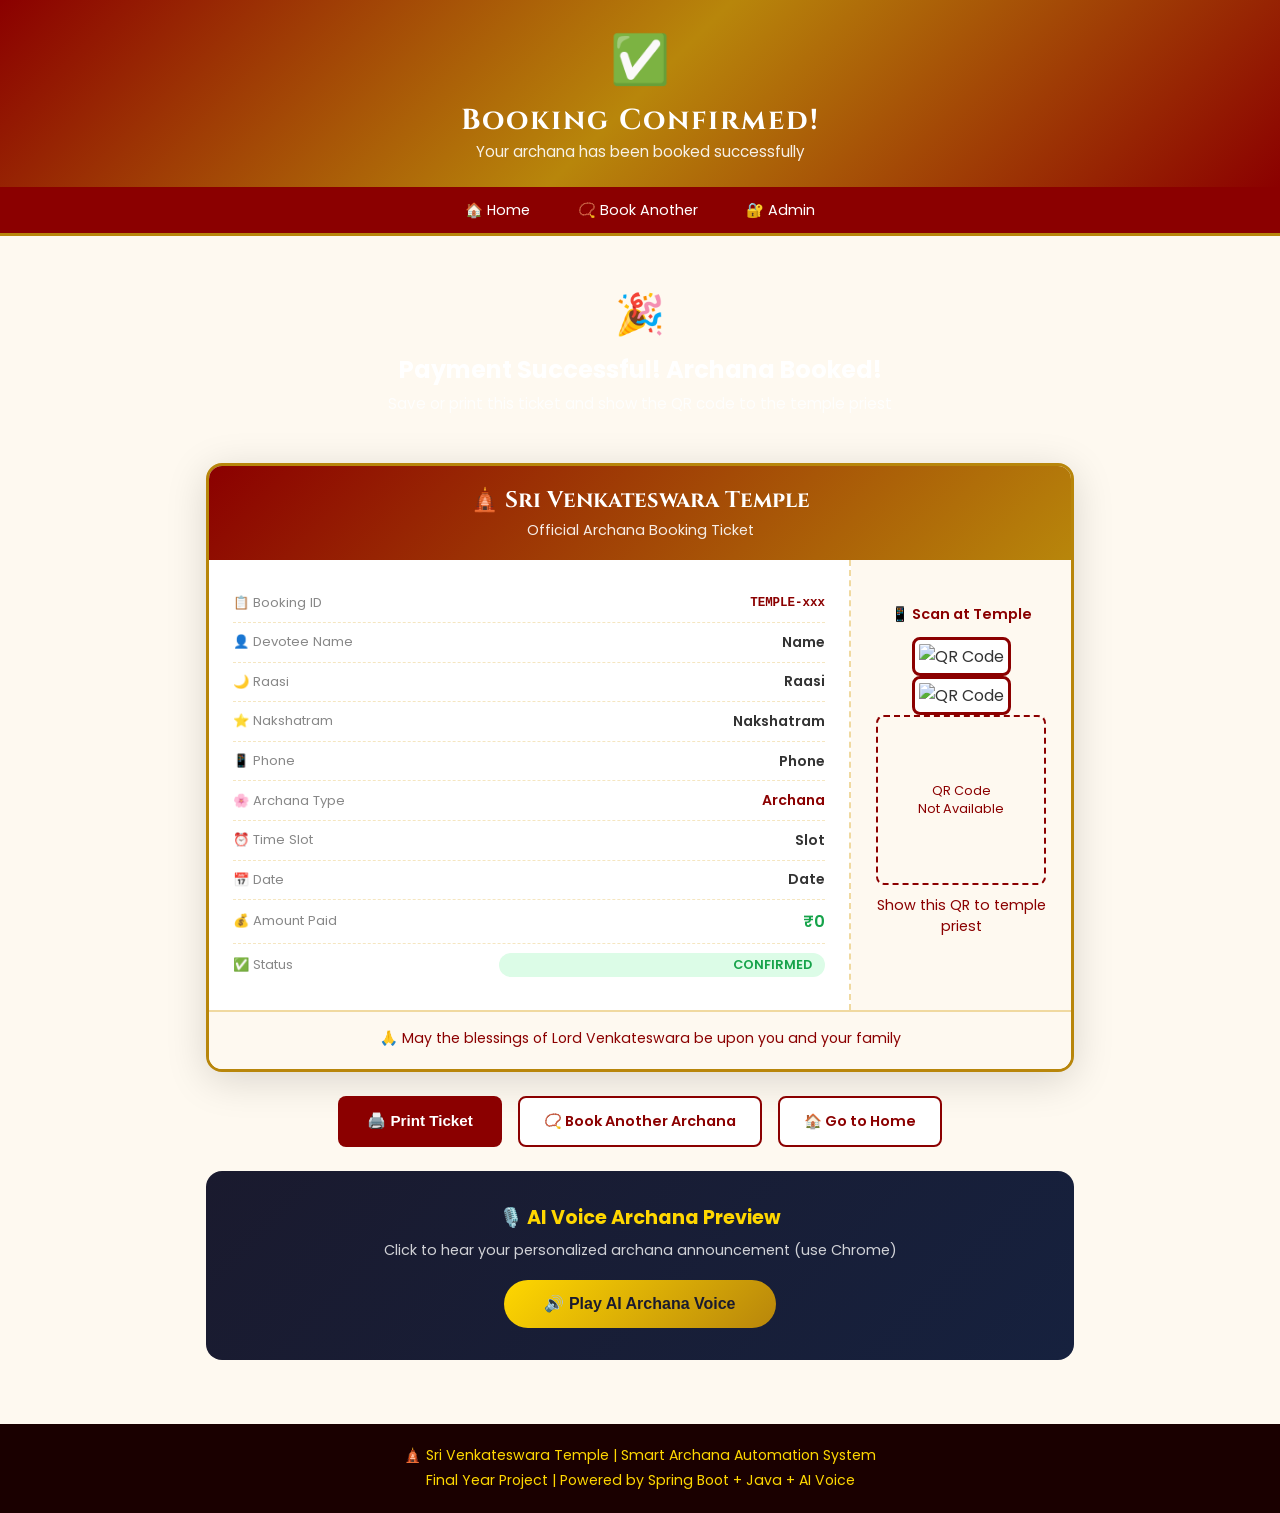
<file: src/main/resources/templates/ticket.html>
<!DOCTYPE html>
<html lang="en" xmlns:th="http://www.thymeleaf.org">
<head>
<link rel="icon" href="data:,">
    <meta charset="UTF-8">
    <meta name="viewport" content="width=device-width, initial-scale=1.0">
    <title>Booking Confirmed | Temple Archana</title>
    <link href="https://fonts.googleapis.com/css2?family=Cinzel:wght@400;700&family=Poppins:wght@300;400;600&display=swap" rel="stylesheet">
    <script th:src="@{/js/animations.js}"></script>
    <style>
        * { margin:0; padding:0; box-sizing:border-box; }
        body { font-family: 'Poppins', sans-serif; background: #fef9f0; color: #333; }
        .temple-header { background: linear-gradient(135deg, #8B0000 0%, #B8860B 50%, #8B0000 100%); color: white; padding: 1.5rem; text-align: center; }
        .temple-logo { font-size: 3rem; margin-bottom: 0.3rem; }
        .temple-header h1 { font-family: 'Cinzel', serif; font-size: 1.8rem; letter-spacing: 2px; }
        .temple-header p { font-size: 0.95rem; opacity: 0.9; }
        .main-nav { background: #8B0000; display: flex; justify-content: center; border-bottom: 3px solid #B8860B; }
        .main-nav a { color: white; text-decoration: none; padding: 0.8rem 1.5rem; font-size: 0.9rem; transition: background 0.3s; }
        .main-nav a:hover { background: #B8860B; }
        .success-banner { background: l
        linear-gradient(135deg, #16a34a, #15803d); color: white; text-align: center; padding: 1.5rem 2rem; margin: 1.5rem auto; max-width: 900px; border-radius: 12px; }
        .success-icon { font-size: 2.5rem; display: block; margin-bottom: 0.5rem; }
        .success-banner h2 { font-size: 1.5rem; margin-bottom: 0.3rem; }
        .success-banner p { opacity: 0.9; font-size: 0.95rem; }
        .ticket-container { max-width: 900px; margin: 0 auto; padding: 0 1rem 2rem; }
        .ticket-card { background: white; border-radius: 16px; overflow: hidden; box-shadow: 0 8px 40px rgba(0,0,0,0.15); border: 3px solid #B8860B; margin-bottom: 1.5rem; }
        .ticket-header { background: linear-gradient(135deg, #8B0000, #B8860B); color: white; text-align: center; padding: 1.2rem; }
        .ticket-header h2 { font-family: 'Cinzel', serif; font-size: 1.4rem; }
        .ticket-header p { opacity: 0.9; font-size: 0.9rem; margin-top: 0.3rem; }
        .ticket-body { display: flex; gap: 0; }
        .ticket-details { flex: 1; padding: 1.5rem; border-right: 2px dashed #f0d9a0; }
        .ticket-row { display: flex; justify-content: space-between; align-items: center; padding: 0.55rem 0; border-bottom: 1px dashed #f5e6c0; }
        .ticket-row:last-child { border-bottom: none; }
        .ticket-row .label { color: #888; font-size: 0.82rem; width: 42%; }
        .ticket-row .value { font-weight: 600; color: #333; font-size: 0.88rem; text-align: right; width: 55%; }
        .ticket-row .value.highlight { color: #8B0000; }
        .ticket-row .value.booking-id { font-family: monospace; font-size: 0.78rem; color: #8B0000; }
        .ticket-row .value.amount-paid { color: #16a34a; font-size: 1rem; }
        .ticket-row .value.status-badge { background: #dcfce7; color: #16a34a; padding: 0.2rem 0.8rem; border-radius: 20px; font-size: 0.8rem; }
        .ticket-qr { width: 220px; min-width: 220px; display: flex; flex-direction: column; align-items: center; justify-content: center; padding: 1.5rem 1rem; background: #fef9f0; }
        .ticket-qr p { font-weight: 600; color: #8B0000; margin-bottom: 0.75rem; font-size: 0.9rem; text-align: center; }
        .qr-image { width: 170px; height: 170px; border: 3px solid #8B0000; border-radius: 8px; padding: 4px; background: white; }
        .qr-hint { font-size: 0.75rem; color: #888; margin-top: 0.6rem; text-align: center; font-weight: 400 !important; }
        .qr-booking-id { font-family: monospace; font-size: 0.65rem; color: #aaa; margin-top: 0.3rem; text-align: center; word-break: break-all; }
        .ticket-footer { background: #fef9f0; text-align: center; padding: 0.9rem; border-top: 2px solid #f0d9a0; color: #8B0000; font-size: 0.88rem; line-height: 1.8; }
        .booking-id-footer { font-family: monospace; font-size: 0.75rem; color: #aaa; margin-top: 0.2rem; }
        .ticket-actions { display: flex; gap: 1rem; justify-content: center; flex-wrap: wrap; margin-bottom: 1.5rem; }
        .btn-print { padding: 0.8rem 1.8rem; background: #8B0000; color: white; border: none; border-radius: 8px; font-size: 0.95rem; font-weight: 600; cursor: pointer; transition: transform 0.2s; }
        .btn-print:hover { transform: translateY(-2px); }
        .btn-secondary { padding: 0.8rem 1.5rem; background: white; color: #8B0000; border: 2px solid #8B0000; border-radius: 8px; font-size: 0.9rem; font-weight: 600; text-decoration: none; cursor: pointer; transition: all 0.2s; display: inline-block; }
        .btn-secondary:hover { background: #8B0000; color: white; }
        .voice-section { background: linear-gradient(135deg, #1a1a2e, #16213e); color: white; text-align: center; padding: 2rem; border-radius: 16px; margin-top: 1rem; }
        .voice-section h3 { color: #FFD700; margin-bottom: 0.5rem; font-size: 1.2rem; }
        .voice-section p { opacity: 0.8; margin-bottom: 1.2rem; font-size: 0.9rem; }
        .btn-voice { background: linear-gradient(135deg, #FFD700, #B8860B); color: #1a1a2e; padding: 0.9rem 2.5rem; border: none; border-radius: 50px; font-size: 1rem; font-weight: 700; cursor: pointer; transition: transform 0.2s; }
        .btn-voice:hover { transform: scale(1.05); }
        .voice-text-display { margin-top: 1.2rem; background: rgba(255,255,255,0.08); padding: 1rem; border-radius: 10px; font-style: italic; line-height: 1.8; font-size: 0.88rem; color: #ffe066; text-align: left; }
        .temple-footer { background: #1a0000; color: #FFD700; text-align: center; padding: 1.2rem; font-size: 0.88rem; line-height: 1.8; margin-top: 2rem; }
        @media print { header, nav, .ticket-actions, .voice-section, footer { display: none !important; } body { background: white; } .ticket-card { box-shadow: none; border: 2px solid #333; } }
        @media (max-width: 650px) { .ticket-body { flex-direction: column; } .ticket-details { border-right: none; border-bottom: 2px dashed #f0d9a0; } .ticket-qr { width: 100%; padding: 1.5rem; } }
    </style>
</head>
<body>

<header class="temple-header">
    <div class="header-content">
        <div class="temple-logo">✅</div>
        <h1>Booking Confirmed!</h1>
        <p>Your archana has been booked successfully</p>
    </div>
</header>

<nav class="main-nav">
    <a href="/">🏠 Home</a>
    <a href="/booking">📿 Book Another</a>
    <a href="/admin/login">🔐 Admin</a>
</nav>

<main class="ticket-container">

    <div class="success-banner">
        <span class="success-icon">🎉</span>
        <h2>Payment Successful! Archana Booked!</h2>
        <p>Save or print this ticket and show the QR code to the temple priest</p>
    </div>

    <div class="ticket-card" id="ticketCard">

        <div class="ticket-header">
            <h2>🛕 Sri Venkateswara Temple</h2>
            <p>Official Archana Booking Ticket</p>
        </div>

        <div class="ticket-body">

            <div class="ticket-details">

                <div class="ticket-row">
                    <span class="label">📋 Booking ID</span>
                    <span class="value booking-id" th:text="${booking.bookingId}">TEMPLE-xxx</span>
                </div>

                <div class="ticket-row">
                    <span class="label">👤 Devotee Name</span>
                    <span class="value" th:text="${booking.devoteeName != null} ? ${booking.devoteeName} : ${devotee.name}">Name</span>
                </div>

                <div class="ticket-row">
                    <span class="label">🌙 Raasi</span>
                    <!-- ✅ FIXED: using devoteeRaasi (correct field name) -->
                    <span class="value" th:text="${booking.devoteeRaasi != null} ? ${booking.devoteeRaasi} : ${devotee.gothram}">Raasi</span>
                </div>

                <div class="ticket-row">
                    <span class="label">⭐ Nakshatram</span>
                    <span class="value" th:text="${booking.devoteeNakshatram != null} ? ${booking.devoteeNakshatram} : ${devotee.nakshatram}">Nakshatram</span>
                </div>

                <div class="ticket-row">
                    <span class="label">📱 Phone</span>
                    <span class="value" th:text="${devotee.phone}">Phone</span>
                </div>

                <div class="ticket-row">
                    <span class="label">🌸 Archana Type</span>
                    <span class="value highlight" th:text="${booking.archanaType}">Archana</span>
                </div>

                <div class="ticket-row">
                    <span class="label">⏰ Time Slot</span>
                    <span class="value" th:text="${booking.timeSlot}">Slot</span>
                </div>

                <div class="ticket-row">
                    <span class="label">📅 Date</span>
                    <span class="value" th:text="${booking.bookingDate}">Date</span>
                </div>

                <div class="ticket-row">
                    <span class="label">💰 Amount Paid</span>
                    <span class="value amount-paid">₹<span th:text="${booking.amount}">0</span></span>
                </div>

                <div class="ticket-row">
                    <span class="label">✅ Status</span>
                    <span class="value status-badge" th:text="${booking.bookingStatus}">CONFIRMED</span>
                </div>

            </div>

            <!-- QR Code -->
            <div class="ticket-qr">
                <p>📱 Scan at Temple</p>

                <!-- ✅ Base64 QR -->
                <th:block th:if="${booking.qrCodeBase64 != null}">
                    <img th:src="'data:image/png;base64,' + ${booking.qrCodeBase64}"
                         alt="QR Code" class="qr-image"/>
                </th:block>

                <!-- Fallback: file path -->
                <th:block th:if="${booking.qrCodeBase64 == null and booking.qrCodePath != null}">
                    <img th:src="@{${booking.qrCodePath}}"
                         alt="QR Code" class="qr-image"
                         onerror="this.style.display='none'"/>
                </th:block>

                <!-- Fallback: no QR -->
                <th:block th:if="${booking.qrCodeBase64 == null and booking.qrCodePath == null}">
                    <div style="width:170px;height:170px;border:2px dashed #8B0000;display:flex;align-items:center;justify-content:center;text-align:center;font-size:0.8rem;color:#8B0000;border-radius:8px;">
                        QR Code<br>Not Available
                    </div>
                </th:block>

                <p class="qr-hint">Show this QR to temple priest</p>
                <p class="qr-booking-id" th:text="${booking.bookingId}"></p>
            </div>

        </div>

        <div class="ticket-footer">
            <p>🙏 May the blessings of Lord Venkateswara be upon you and your family</p>
            <p class="booking-id-footer" th:text="${booking.bookingId}"></p>
        </div>

    </div>

    <div class="ticket-actions">
        <button onclick="window.print()" class="btn-print">🖨️ Print Ticket</button>
        <a href="/booking" class="btn-secondary">📿 Book Another Archana</a>
        <a href="/" class="btn-secondary">🏠 Go to Home</a>
    </div>

    <div class="voice-section">
        <h3>🎙️ AI Voice Archana Preview</h3>
        <p>Click to hear your personalized archana announcement (use Chrome)</p>
        <button class="btn-voice" id="playVoice" onclick="playArchanaVoice()">
            🔊 Play AI Archana Voice
        </button>
        <div id="voiceText" class="voice-text-display" style="display:none;"></div>
    </div>

</main>

<footer class="temple-footer">
    <p>🛕 Sri Venkateswara Temple | Smart Archana Automation System</p>
    <p>Final Year Project | Powered by Spring Boot + Java + AI Voice</p>
</footer>

<!-- ✅ FIXED: all hidden spans use correct field names -->
<span id="d-name"    th:text="${booking.devoteeName != null} ? ${booking.devoteeName} : ${devotee.name}"             style="display:none"></span>
<span id="d-gothram" th:text="${booking.devoteeRaasi != null} ? ${booking.devoteeRaasi} : ${devotee.gothram}"         style="display:none"></span>
<span id="d-naksha"  th:text="${booking.devoteeNakshatram != null} ? ${booking.devoteeNakshatram} : ${devotee.nakshatram}" style="display:none"></span>
<span id="d-archana" th:text="${booking.archanaType}"  style="display:none"></span>
<span id="d-slot"    th:text="${booking.timeSlot}"     style="display:none"></span>

<script>
function playArchanaVoice() {
    var devoteeName = document.getElementById('d-name').textContent.trim();
    var gothram     = document.getElementById('d-gothram').textContent.trim();
    var nakshatram  = document.getElementById('d-naksha').textContent.trim();
    var archanaType = document.getElementById('d-archana').textContent.trim();

    var archanaText =
        'Om... Shubham Karoti Kalyanam. ' +
        'Arogya Dhana Sampada. Om Namah. ' +
        devoteeName + ' avargaluku, ' +
        gothram + ' raasi, ' +
        nakshatram + ' nakshatram, ' +
        archanaType + ' samarpanam. ' +
        'Sarva Mangala Prapthirastu. ' +
        'Ayu Arogyam Aishwaryam. ' +
        'Dheerga Ayushu Prapthirastu. ' +
        'Om Shanti Shanti Shantihi. ' +
        'Jai Sri Venkateswara! Govinda! Govinda! Govinda!';

    var voiceTextDiv = document.getElementById('voiceText');
    voiceTextDiv.style.display = 'block';
    voiceTextDiv.innerHTML = '<strong>🎵 Archana:</strong><br>' + archanaText;

    if (!('speechSynthesis' in window)) {
        alert('Voice not supported. Please use Google Chrome.');
        return;
    }

    window.speechSynthesis.cancel();
    var utterance = new SpeechSynthesisUtterance(archanaText);
    utterance.rate = 0.75;
    utterance.pitch = 0.8;
    utterance.volume = 1.0;

    var btn = document.getElementById('playVoice');
    btn.textContent = '🔊 Playing Archana...';
    btn.disabled = true;

    function doSpeak() {
        var voices = window.speechSynthesis.getVoices();
        var best =
            voices.find(function(v){ return v.lang === 'en-IN'; }) ||
            voices.find(function(v){ return v.lang === 'en-GB'; }) ||
            voices.find(function(v){ return v.lang.startsWith('en'); });
        if (best) utterance.voice = best;
        window.speechSynthesis.speak(utterance);
    }

    if (window.speechSynthesis.getVoices().length > 0) {
        doSpeak();
    } else {
        window.speechSynthesis.onvoiceschanged = function() {
            doSpeak();
            window.speechSynthesis.onvoiceschanged = null;
        };
        setTimeout(doSpeak, 300);
    }

    utterance.onend = function() { btn.textContent = '🔊 Play Again'; btn.disabled = false; };
    utterance.onerror = function() { btn.textContent = '🔊 Retry Voice'; btn.disabled = false; };
}
</script>

</body>
</html>
</file>
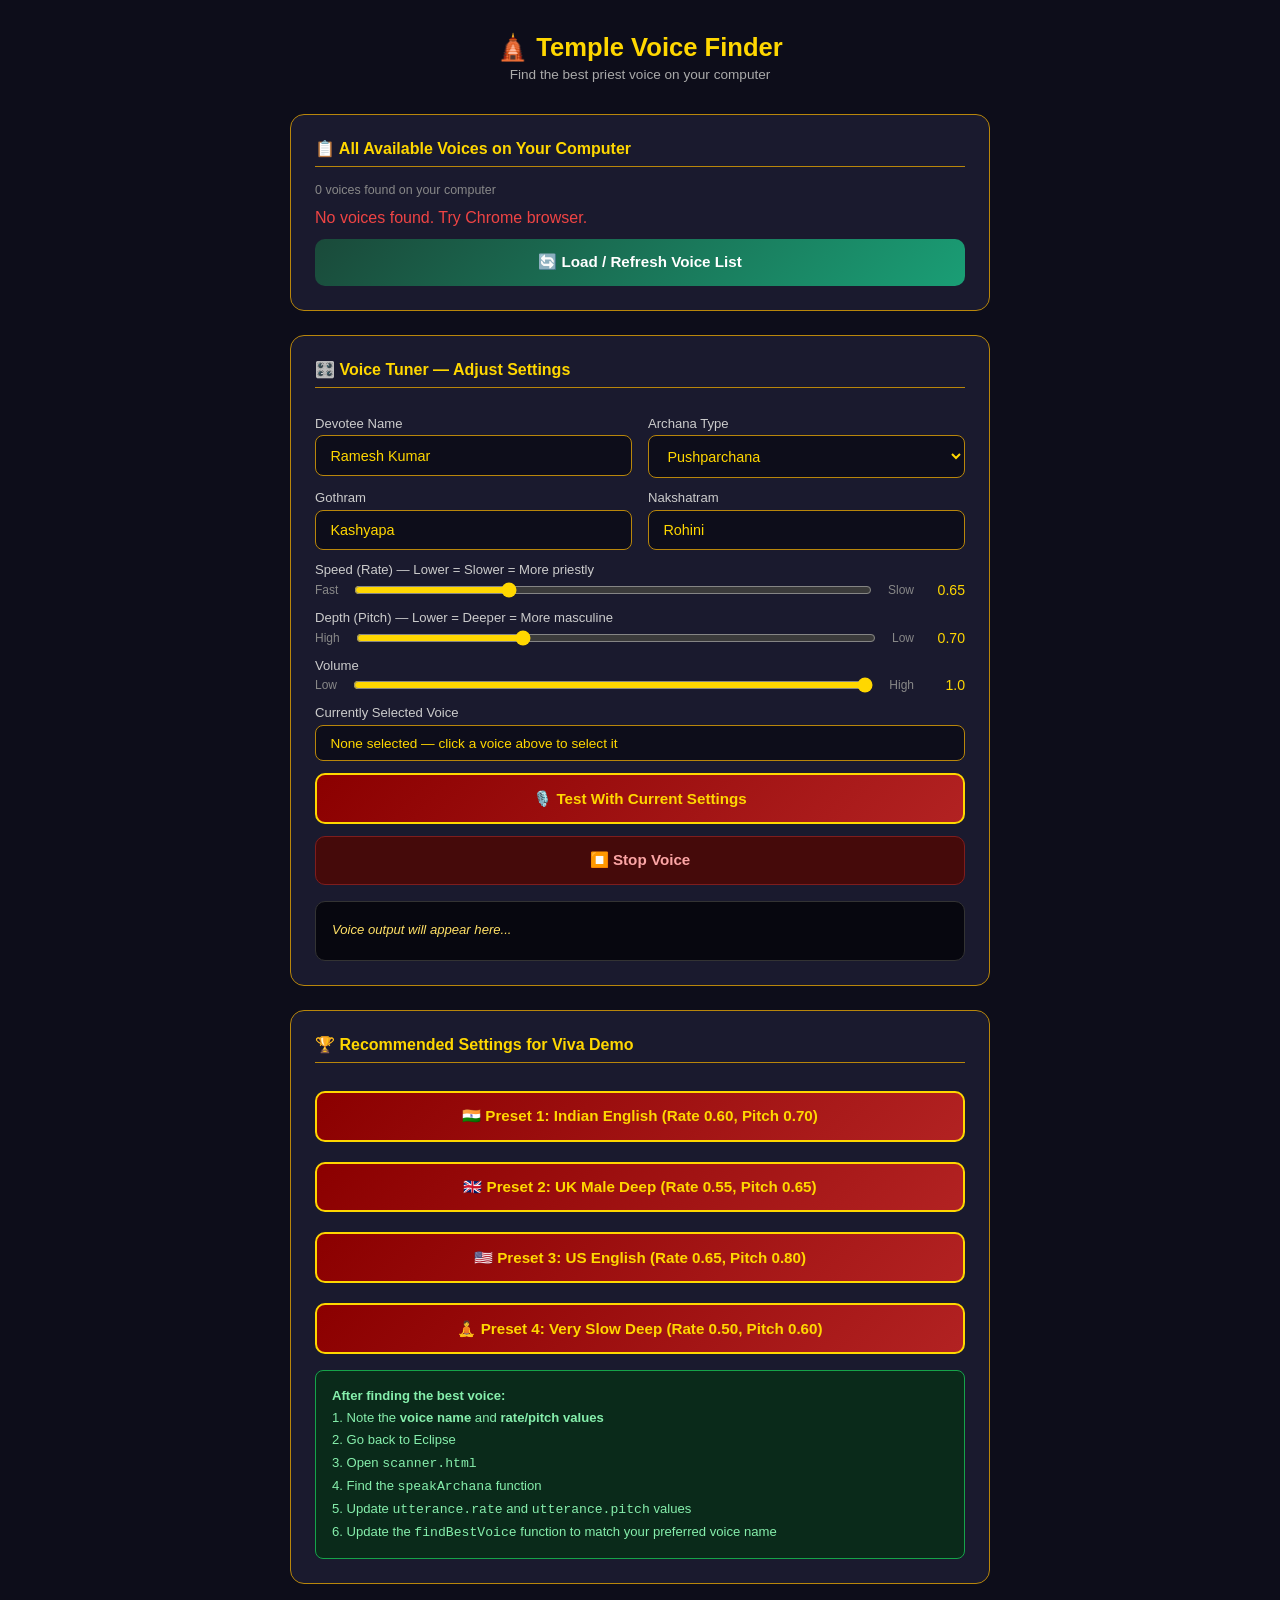
<file: src/main/resources/templates/voicetest.html>
<!DOCTYPE html>
<html>
<head>
<link rel="icon" href="data:,">
    <meta charset="UTF-8">
    <title>Temple Voice Finder</title>
    <style>
        * { margin:0; padding:0; box-sizing:border-box; }
        body {
            font-family: Arial, sans-serif;
            background: #0d0d1a;
            color: #FFD700;
            min-height: 100vh;
            padding: 2rem;
        }
        h1 {
            text-align: center;
            font-size: 1.6rem;
            margin-bottom: 0.3rem;
            color: #FFD700;
        }
        .subtitle {
            text-align: center;
            color: #aaa;
            font-size: 0.85rem;
            margin-bottom: 2rem;
        }
        .card {
            background: #1a1a2e;
            border: 1px solid #B8860B;
            border-radius: 14px;
            padding: 1.5rem;
            max-width: 700px;
            margin: 0 auto 1.5rem;
        }
        .card h3 {
            color: #FFD700;
            margin-bottom: 1rem;
            font-size: 1rem;
            border-bottom: 1px solid #B8860B;
            padding-bottom: 0.5rem;
        }
        label {
            display: block;
            font-size: 0.82rem;
            color: #ccc;
            margin-bottom: 0.3rem;
            margin-top: 0.75rem;
        }
        input[type=text], select, textarea {
            width: 100%;
            padding: 0.7rem 0.9rem;
            background: #0d0d1a;
            border: 1px solid #B8860B;
            border-radius: 8px;
            color: #FFD700;
            font-size: 0.9rem;
            font-family: Arial, sans-serif;
        }
        textarea { height: 100px; resize: vertical; }
        .row { display: flex; gap: 1rem; }
        .row > div { flex: 1; }
        .slider-row {
            display: flex;
            align-items: center;
            gap: 1rem;
            margin-top: 0.3rem;
        }
        input[type=range] {
            flex: 1;
            accent-color: #FFD700;
        }
        .slider-val {
            min-width: 35px;
            text-align: right;
            font-size: 0.88rem;
            color: #FFD700;
        }
        .btn {
            width: 100%;
            padding: 0.9rem;
            border: none;
            border-radius: 10px;
            font-size: 0.95rem;
            font-weight: 700;
            cursor: pointer;
            margin-top: 0.75rem;
            transition: opacity 0.2s;
        }
        .btn:hover { opacity: 0.85; }
        .btn-play {
            background: linear-gradient(135deg, #8B0000, #B22222);
            color: #FFD700;
            border: 2px solid #FFD700;
        }
        .btn-stop {
            background: #450a0a;
            color: #fca5a5;
            border: 1px solid #7f1d1d;
        }
        .btn-test-all {
            background: linear-gradient(135deg, #1a4a3a, #1a9e75);
            color: white;
        }
        .voice-list {
            max-height: 220px;
            overflow-y: auto;
            margin-top: 0.75rem;
        }
        .voice-item {
            display: flex;
            justify-content: space-between;
            align-items: center;
            padding: 0.5rem 0.75rem;
            border-radius: 8px;
            margin-bottom: 4px;
            background: #0d0d1a;
            border: 1px solid #333;
            cursor: pointer;
            transition: border-color 0.2s;
        }
        .voice-item:hover { border-color: #B8860B; }
        .voice-item.selected {
            border-color: #FFD700;
            background: #1a1a00;
        }
        .voice-item .v-name {
            font-size: 0.83rem;
            color: #FFD700;
        }
        .voice-item .v-lang {
            font-size: 0.75rem;
            color: #888;
        }
        .voice-item .btn-try {
            padding: 0.3rem 0.75rem;
            background: #8B0000;
            color: #FFD700;
            border: none;
            border-radius: 6px;
            font-size: 0.75rem;
            cursor: pointer;
            white-space: nowrap;
        }
        .output-box {
            background: #07070f;
            border: 1px solid #333;
            border-radius: 10px;
            padding: 1rem;
            margin-top: 1rem;
            font-size: 0.82rem;
            color: #ffe066;
            font-style: italic;
            line-height: 1.8;
            min-height: 60px;
        }
        .playing-badge {
            display: inline-block;
            background: #FFD700;
            color: #1a1a2e;
            padding: 0.2rem 0.7rem;
            border-radius: 20px;
            font-size: 0.75rem;
            font-weight: 700;
            margin-left: 0.5rem;
            animation: blink 1s infinite;
        }
        @keyframes blink {
            0%,100% { opacity:1; }
            50%      { opacity:0.4; }
        }
        .best-badge {
            background: #16a34a;
            color: white;
            padding: 0.15rem 0.6rem;
            border-radius: 10px;
            font-size: 0.7rem;
            margin-left: 0.4rem;
        }
        .tip-box {
            background: #0a2a1a;
            border: 1px solid #16a34a;
            border-radius: 8px;
            padding: 0.85rem 1rem;
            font-size: 0.82rem;
            color: #86efac;
            margin-top: 1rem;
            line-height: 1.7;
        }
        #voiceCount {
            color: #888;
            font-size: 0.78rem;
            margin-bottom: 0.5rem;
        }
    </style>
</head>
<body>

<h1>🛕 Temple Voice Finder</h1>
<p class="subtitle">
    Find the best priest voice on your computer
</p>

<!-- CARD 1: All Voices -->
<div class="card">
    <h3>📋 All Available Voices on Your Computer</h3>
    <p id="voiceCount">Loading voices...</p>

    <div class="voice-list" id="voiceList">
        <p style="color:#888; font-size:0.85rem;">
            Click "Load Voices" button below
        </p>
    </div>

    <button class="btn btn-test-all" onclick="loadAllVoices()">
        🔄 Load / Refresh Voice List
    </button>

    <div class="tip-box" id="tipBox" style="display:none;">
        💡 <strong>Best voices for temple priest effect:</strong><br>
        1. <strong>en-IN voices</strong> (Indian English) — closest to South Indian accent<br>
        2. <strong>Google UK English Male</strong> — deep formal voice<br>
        3. <strong>Microsoft David</strong> — available on Windows<br>
        4. Any <strong>Male</strong> voice with slow rate
    </div>
</div>

<!-- CARD 2: Voice Tuner -->
<div class="card">
    <h3>🎛️ Voice Tuner — Adjust Settings</h3>

    <div class="row">
        <div>
            <label>Devotee Name</label>
            <input type="text" id="t-name" value="Ramesh Kumar">
        </div>
        <div>
            <label>Archana Type</label>
            <select id="t-archana">
                <option>Pushparchana</option>
                <option>Kumkumarchana</option>
                <option>Abhishekam</option>
                <option>Sahasranamam</option>
                <option>Ganapathi Homam</option>
            </select>
        </div>
    </div>

    <div class="row">
        <div>
            <label>Gothram</label>
            <input type="text" id="t-gothram" value="Kashyapa">
        </div>
        <div>
            <label>Nakshatram</label>
            <input type="text" id="t-naksha" value="Rohini">
        </div>
    </div>

    <!-- Sliders -->
    <label>
        Speed (Rate) — Lower = Slower = More priestly
    </label>
    <div class="slider-row">
        <span style="font-size:0.75rem; color:#888;">Fast</span>
        <input type="range" id="rateSlider"
               min="0.3" max="1.5" step="0.05" value="0.65"
               oninput="document.getElementById('rateVal')
                        .textContent=this.value">
        <span style="font-size:0.75rem; color:#888;">Slow</span>
        <span class="slider-val" id="rateVal">0.65</span>
    </div>

    <label>
        Depth (Pitch) — Lower = Deeper = More masculine
    </label>
    <div class="slider-row">
        <span style="font-size:0.75rem; color:#888;">High</span>
        <input type="range" id="pitchSlider"
               min="0.1" max="2.0" step="0.1" value="0.70"
               oninput="document.getElementById('pitchVal')
                        .textContent=this.value">
        <span style="font-size:0.75rem; color:#888;">Low</span>
        <span class="slider-val" id="pitchVal">0.70</span>
    </div>

    <label>Volume</label>
    <div class="slider-row">
        <span style="font-size:0.75rem; color:#888;">Low</span>
        <input type="range" id="volSlider"
               min="0.1" max="1.0" step="0.1" value="1.0"
               oninput="document.getElementById('volVal')
                        .textContent=this.value">
        <span style="font-size:0.75rem; color:#888;">High</span>
        <span class="slider-val" id="volVal">1.0</span>
    </div>

    <!-- Selected voice display -->
    <label>Currently Selected Voice</label>
    <div style="background:#0d0d1a; border:1px solid #B8860B;
                border-radius:8px; padding:0.6rem 0.9rem;
                font-size:0.85rem; color:#FFD700;" id="selectedVoiceDisplay">
        None selected — click a voice above to select it
    </div>

    <button class="btn btn-play" onclick="testCurrentVoice()">
        🎙️ Test With Current Settings
    </button>

    <button class="btn btn-stop" onclick="stopVoice()">
        ⏹️ Stop Voice
    </button>

    <div class="output-box" id="outputBox">
        Voice output will appear here...
    </div>
</div>

<!-- CARD 3: Best Settings for Viva -->
<div class="card">
    <h3>🏆 Recommended Settings for Viva Demo</h3>

    <div style="display:flex; flex-direction:column; gap:8px;">

        <button class="btn btn-play"
                onclick="applyPreset(0.60, 0.70, 'en-IN')">
            🇮🇳 Preset 1: Indian English (Rate 0.60, Pitch 0.70)
        </button>

        <button class="btn btn-play"
                onclick="applyPreset(0.55, 0.65, 'en-GB')">
            🇬🇧 Preset 2: UK Male Deep (Rate 0.55, Pitch 0.65)
        </button>

        <button class="btn btn-play"
                onclick="applyPreset(0.65, 0.80, 'en-US')">
            🇺🇸 Preset 3: US English (Rate 0.65, Pitch 0.80)
        </button>

        <button class="btn btn-play"
                onclick="applyPreset(0.50, 0.60, null)">
            🧘 Preset 4: Very Slow Deep (Rate 0.50, Pitch 0.60)
        </button>

    </div>

    <div class="tip-box" style="margin-top:1rem;">
        <strong>After finding the best voice:</strong><br>
        1. Note the <strong>voice name</strong> and <strong>rate/pitch values</strong><br>
        2. Go back to Eclipse<br>
        3. Open <code>scanner.html</code><br>
        4. Find the <code>speakArchana</code> function<br>
        5. Update <code>utterance.rate</code> and
           <code>utterance.pitch</code> values<br>
        6. Update the <code>findBestVoice</code> function to
           match your preferred voice name
    </div>
</div>

<script>
    var allVoices       = [];
    var selectedVoiceIdx = -1;

    // Load all voices into the list
    function loadAllVoices() {
        allVoices = window.speechSynthesis.getVoices();

        if (allVoices.length === 0) {
            // Chrome loads voices async
            window.speechSynthesis.onvoiceschanged = function() {
                allVoices = window.speechSynthesis.getVoices();
                renderVoiceList();
            };
            document.getElementById('voiceCount').textContent =
                'Loading... please wait';
            // Trigger loading
            window.speechSynthesis.speak(
                new SpeechSynthesisUtterance('')
            );
            window.speechSynthesis.cancel();
            return;
        }
        renderVoiceList();
    }

    function renderVoiceList() {
        var list = document.getElementById('voiceList');
        var count = document.getElementById('voiceCount');

        count.textContent = allVoices.length +
            ' voices found on your computer';

        if (allVoices.length === 0) {
            list.innerHTML =
                '<p style="color:#ef4444;">No voices found. ' +
                'Try Chrome browser.</p>';
            return;
        }

        // Sort: en-IN first, then en-GB, then en-US, then others
        var sorted = allVoices.slice().sort(function(a, b) {
            var score = function(v) {
                if (v.lang === 'en-IN') return 0;
                if (v.lang === 'en-GB') return 1;
                if (v.lang === 'en-US') return 2;
                if (v.lang.startsWith('en')) return 3;
                return 4;
            };
            return score(a) - score(b);
        });

        var html = '';
        sorted.forEach(function(voice, i) {
            var origIdx = allVoices.indexOf(voice);
            var isBest  = voice.lang === 'en-IN' ||
                          voice.name.indexOf('UK English Male') !== -1 ||
                          voice.name.indexOf('David') !== -1;
            var isIndia = voice.lang === 'en-IN';

            html +=
                '<div class="voice-item" id="vi-' + origIdx + '" ' +
                'onclick="selectVoice(' + origIdx + ')">' +

                '<div>' +
                '<div class="v-name">' + voice.name +
                (isBest ? '<span class="best-badge">⭐ Best</span>' : '') +
                '</div>' +
                '<div class="v-lang">' + voice.lang +
                (voice.localService ? ' · Local' : ' · Online') +
                '</div>' +
                '</div>' +

                '<button class="btn-try" onclick="event.stopPropagation(); ' +
                'tryVoice(' + origIdx + ')">▶ Try</button>' +
                '</div>';
        });

        list.innerHTML = html;
        document.getElementById('tipBox').style.display = 'block';
    }

    function selectVoice(idx) {
        // Remove previous selection
        document.querySelectorAll('.voice-item').forEach(function(el) {
            el.classList.remove('selected');
        });

        selectedVoiceIdx = idx;
        var el = document.getElementById('vi-' + idx);
        if (el) el.classList.add('selected');

        var v = allVoices[idx];
        document.getElementById('selectedVoiceDisplay').textContent =
            v.name + ' (' + v.lang + ')';

        console.log('Selected voice:', v.name, v.lang);
    }

    function tryVoice(idx) {
        selectVoice(idx);

        var voice  = allVoices[idx];
        var sample =
            'Om Namah. ' +
            document.getElementById('t-name').value +
            ' avargalukku. ' +
            document.getElementById('t-gothram').value +
            ' gothram. Sarva Mangala Prapthirastu. Govinda.';

        var utt    = new SpeechSynthesisUtterance(sample);
        utt.voice  = voice;
        utt.rate   = parseFloat(
            document.getElementById('rateSlider').value
        );
        utt.pitch  = parseFloat(
            document.getElementById('pitchSlider').value
        );
        utt.volume = parseFloat(
            document.getElementById('volSlider').value
        );

        window.speechSynthesis.cancel();

        var output = document.getElementById('outputBox');
        output.innerHTML = 'Playing: <strong>' + voice.name +
            '</strong><span class="playing-badge">PLAYING</span>' +
            '<br><br><em>' + sample + '</em>';

        utt.onend = function() {
            output.innerHTML =
                '✅ Done: <strong>' + voice.name + '</strong><br>' +
                '<em>' + sample + '</em>';
        };

        window.speechSynthesis.speak(utt);
    }

    function testCurrentVoice() {
        var name    = document.getElementById('t-name').value;
        var gothram = document.getElementById('t-gothram').value;
        var naksha  = document.getElementById('t-naksha').value;
        var archana = document.getElementById('t-archana').value;
        var rate    = parseFloat(document.getElementById('rateSlider').value);
        var pitch   = parseFloat(document.getElementById('pitchSlider').value);
        var vol     = parseFloat(document.getElementById('volSlider').value);

        var text =
            'Om............... ' +
            'Shubham Karoti Kalyanam. ' +
            'Arogyam. Dhana. Sampada.............. ' +
            name    + ' avargalukku................. ' +
            gothram + ' gothram.................. ' +
            naksha  + ' nakshatram.................. ' +
            archana + ' samarpanam................... ' +
            'Sarva Mangala Prapthirastu................. ' +
            'Om Shanti. Shanti. Shantihi............... ' +
            'Jai Sri Venkateswara. ' +
            'Govinda. Govinda. Govinda';

        var utt    = new SpeechSynthesisUtterance(text);
        utt.rate   = rate;
        utt.pitch  = pitch;
        utt.volume = vol;

        // Use selected voice if any
        if (selectedVoiceIdx >= 0 && allVoices[selectedVoiceIdx]) {
            utt.voice = allVoices[selectedVoiceIdx];
        } else {
            // Auto-pick best
            var best =
                allVoices.find(function(v) {
                    return v.lang === 'en-IN';
                }) ||
                allVoices.find(function(v) {
                    return v.name.indexOf('UK English Male') !== -1;
                }) ||
                allVoices.find(function(v) {
                    return v.lang.startsWith('en');
                });
            if (best) utt.voice = best;
        }

        window.speechSynthesis.cancel();

        var voiceName = utt.voice ? utt.voice.name : 'Default';
        var output    = document.getElementById('outputBox');
        output.innerHTML =
            'Playing with: <strong>' + voiceName +
            '</strong> | Rate: <strong>' + rate +
            '</strong> | Pitch: <strong>' + pitch +
            '</strong><span class="playing-badge">PLAYING</span>';

        utt.onend = function() {
            output.innerHTML +=
                '<br><br>✅ Done! Rate: ' + rate +
                ' | Pitch: ' + pitch +
                ' | Voice: ' + voiceName;
        };

        window.speechSynthesis.speak(utt);
    }

    function applyPreset(rate, pitch, lang) {
        document.getElementById('rateSlider').value = rate;
        document.getElementById('pitchSlider').value = pitch;
        document.getElementById('rateVal').textContent = rate;
        document.getElementById('pitchVal').textContent = pitch;

        // Select matching voice
        if (lang) {
            var match = allVoices.findIndex(function(v) {
                return v.lang === lang || v.lang.startsWith(lang);
            });
            if (match >= 0) selectVoice(match);
        }

        testCurrentVoice();
    }

    function stopVoice() {
        window.speechSynthesis.cancel();
        document.getElementById('outputBox').textContent =
            'Voice stopped.';
    }

    // Auto-load on page open
    window.addEventListener('load', function() {
        setTimeout(loadAllVoices, 300);
    });
</script>

</body>
</html>
</file>
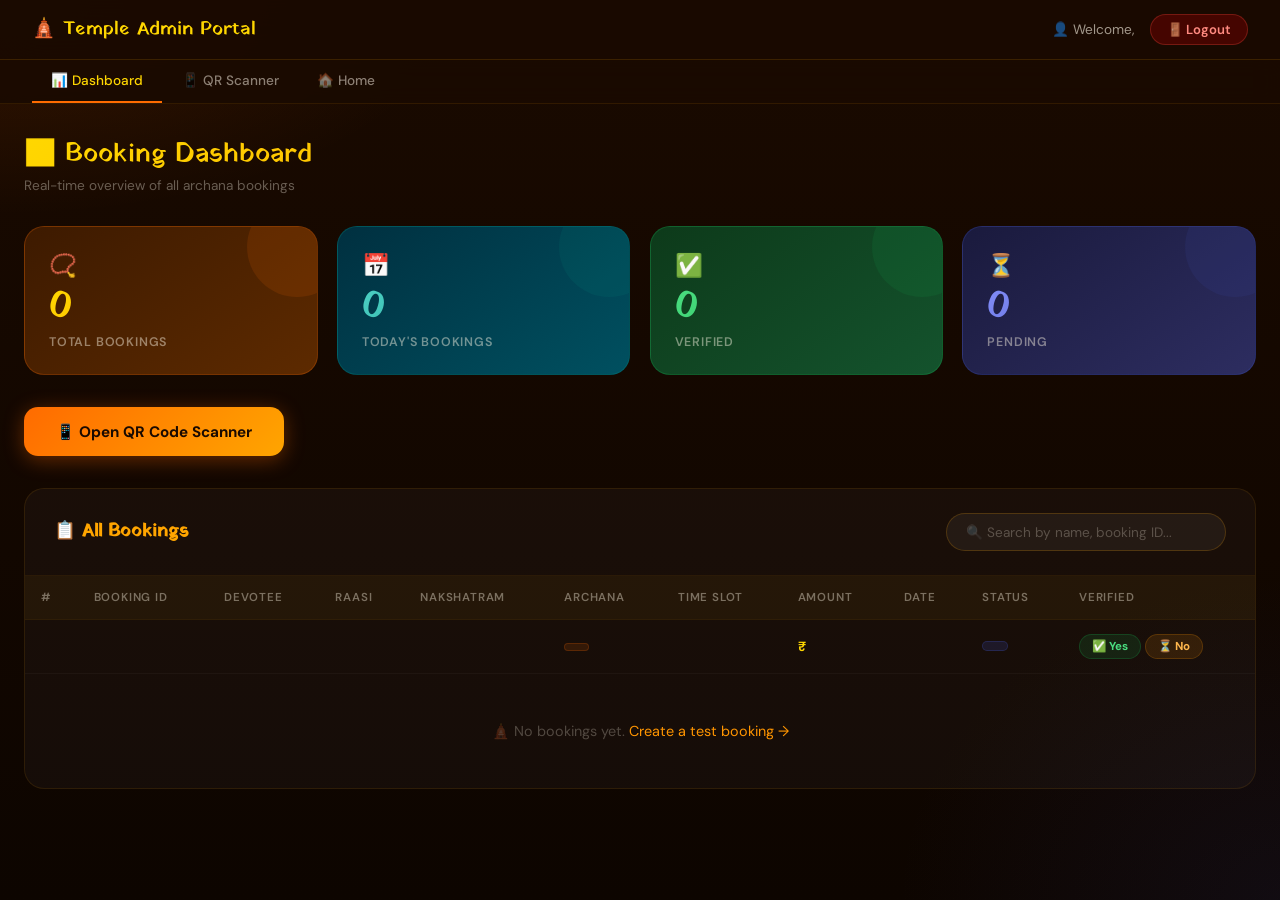
<file: src/main/resources/templates/admin/dashboard.html>
<!DOCTYPE html>
<html lang="en" xmlns:th="http://www.thymeleaf.org">
<head>
    <meta charset="UTF-8">
    <meta name="viewport" content="width=device-width, initial-scale=1.0">
    <title>Admin Dashboard | Temple System</title>
    <link href="https://fonts.googleapis.com/css2?family=Yatra+One&family=DM+Sans:wght@300;400;500;600&display=swap" rel="stylesheet">
    <style>
        :root {
            --saffron:#FF6B00; --saffron2:#FF9500;
            --gold:#FFD700;    --gold2:#FFA500;
            --crimson:#C0392B; --deep-red:#8B0000;
            --teal:#00897B;    --indigo:#3949AB;
            --green:#16a34a;   --cream:#FFF8E7;
            --dark:#1A0A00;    --panel:rgba(255,255,255,0.03);
        }
        * { margin:0; padding:0; box-sizing:border-box; }
        body {
            font-family:'DM Sans',sans-serif;
            background:var(--dark); color:var(--cream);
            min-height:100vh;
        }
        body::before {
            content:''; position:fixed; inset:0; z-index:0;
            background:
                radial-gradient(ellipse 60% 40% at 0% 0%, rgba(255,107,0,0.12) 0%, transparent 60%),
                radial-gradient(ellipse 50% 60% at 100% 100%, rgba(57,73,171,0.1) 0%, transparent 60%),
                linear-gradient(180deg,#1A0A00,#0D0500);
            pointer-events:none;
        }
        .admin-header {
            position:sticky; top:0; z-index:100;
            background:rgba(26,10,0,0.95);
            backdrop-filter:blur(20px);
            border-bottom:1px solid rgba(255,165,0,0.15);
            padding:0.85rem 2rem;
            display:flex; justify-content:space-between; align-items:center;
        }
        .admin-brand {
            font-family:'Yatra One',cursive;
            font-size:1.2rem; color:var(--gold);
            display:flex; align-items:center; gap:0.5rem;
        }
        .admin-user {
            display:flex; align-items:center; gap:1rem;
            font-size:0.85rem; color:rgba(255,248,231,0.6);
        }
        .admin-user strong { color:var(--gold2); }
        .logout-btn {
            background:rgba(139,0,0,0.4);
            border:1px solid rgba(192,57,43,0.4);
            color:#FF8A80; text-decoration:none;
            padding:0.4rem 1rem; border-radius:50px;
            font-size:0.82rem; font-weight:600;
            transition:all 0.2s;
        }
        .logout-btn:hover { background:rgba(139,0,0,0.7); color:white; }
        .admin-nav {
            position:sticky; top:56px; z-index:99;
            background:rgba(26,10,0,0.9);
            backdrop-filter:blur(10px);
            border-bottom:1px solid rgba(255,165,0,0.1);
            display:flex; padding:0 2rem;
        }
        .admin-nav a {
            color:rgba(255,248,231,0.5); text-decoration:none;
            padding:0.75rem 1.2rem; font-size:0.85rem;
            font-weight:500; border-bottom:2px solid transparent;
            transition:all 0.2s; display:flex; align-items:center; gap:0.4rem;
        }
        .admin-nav a:hover { color:var(--gold2); }
        .admin-nav a.active { color:var(--gold); border-bottom-color:var(--saffron); }
        .admin-main {
            position:relative; z-index:1;
            max-width:1300px; margin:0 auto;
            padding:2rem 1.5rem 4rem;
        }
        .dash-title {
            font-family:'Yatra One',cursive; font-size:1.6rem;
            background:linear-gradient(135deg,var(--gold),var(--saffron2));
            -webkit-background-clip:text; -webkit-text-fill-color:transparent;
            background-clip:text; margin-bottom:0.25rem;
        }
        .dash-sub { color:rgba(255,248,231,0.35); font-size:0.85rem; margin-bottom:2rem; }
        .stats-grid {
            display:grid;
            grid-template-columns:repeat(auto-fit,minmax(200px,1fr));
            gap:1.2rem; margin-bottom:2rem;
        }
        .stat-card {
            border-radius:20px; padding:1.5rem;
            display:flex; flex-direction:column; gap:0.5rem;
            position:relative; overflow:hidden;
            transition:transform 0.3s;
            animation:fadeUp 0.6s ease both;
        }
        .stat-card:hover { transform:translateY(-4px); }
        .stat-card::before {
            content:''; position:absolute;
            top:-30px; right:-30px;
            width:100px; height:100px; border-radius:50%;
            opacity:0.12;
        }
        .stat-card.total   { background:linear-gradient(145deg,#3D1A00,#5D2A00); border:1px solid rgba(255,107,0,0.25); }
        .stat-card.today   { background:linear-gradient(145deg,#003040,#005060); border:1px solid rgba(0,137,123,0.3); }
        .stat-card.verified{ background:linear-gradient(145deg,#0D3A1A,#14532d); border:1px solid rgba(22,163,74,0.3); }
        .stat-card.pending { background:linear-gradient(145deg,#1A1A3D,#2D2D60); border:1px solid rgba(57,73,171,0.3); }
        .stat-card.total::before   { background:var(--saffron); }
        .stat-card.today::before   { background:var(--teal); }
        .stat-card.verified::before{ background:var(--green); }
        .stat-card.pending::before { background:var(--indigo); }
        .stat-card:nth-child(2) { animation-delay:0.1s; }
        .stat-card:nth-child(3) { animation-delay:0.2s; }
        .stat-card:nth-child(4) { animation-delay:0.3s; }
        @keyframes fadeUp {
            from { opacity:0; transform:translateY(20px); }
            to   { opacity:1; transform:translateY(0); }
        }
        .stat-icon { font-size:1.4rem; }
        .stat-number {
            font-family:'Yatra One',cursive; font-size:2.4rem; line-height:1;
            background:linear-gradient(135deg,var(--gold),var(--saffron2));
            -webkit-background-clip:text; -webkit-text-fill-color:transparent;
            background-clip:text;
        }
        .stat-card.today .stat-number    { background:linear-gradient(135deg,#4DD0C4,#00897B); -webkit-background-clip:text; background-clip:text; }
        .stat-card.verified .stat-number { background:linear-gradient(135deg,#4ade80,#16a34a); -webkit-background-clip:text; background-clip:text; }
        .stat-card.pending .stat-number  { background:linear-gradient(135deg,#818cf8,#3949AB); -webkit-background-clip:text; background-clip:text; }
        .stat-label { font-size:0.78rem; color:rgba(255,248,231,0.45); text-transform:uppercase; letter-spacing:0.8px; font-weight:600; }
        .quick-action { margin-bottom:2rem; }
        .btn-scanner-big {
            display:inline-flex; align-items:center; gap:0.6rem;
            padding:0.9rem 2rem;
            background:linear-gradient(135deg,var(--saffron),var(--gold2));
            color:var(--dark); text-decoration:none;
            border-radius:14px; font-weight:700; font-size:0.95rem;
            transition:all 0.3s;
            box-shadow:0 4px 20px rgba(255,107,0,0.35);
        }
        .btn-scanner-big:hover { transform:translateY(-2px); box-shadow:0 8px 30px rgba(255,107,0,0.5); }
        .table-section {
            background:var(--panel);
            border:1px solid rgba(255,165,0,0.1);
            border-radius:20px; overflow:hidden;
            animation:fadeUp 0.8s ease 0.3s both;
        }
        .table-header {
            padding:1.5rem 1.8rem;
            border-bottom:1px solid rgba(255,165,0,0.08);
            display:flex; justify-content:space-between;
            align-items:center; flex-wrap:wrap; gap:1rem;
        }
        .table-header h3 { font-family:'Yatra One',cursive; font-size:1.1rem; color:var(--gold2); }
        .search-bar {
            background:rgba(255,255,255,0.05);
            border:1px solid rgba(255,165,0,0.2);
            border-radius:50px; padding:0.6rem 1.2rem;
            color:var(--cream); font-family:'DM Sans',sans-serif;
            font-size:0.85rem; outline:none; width:280px;
            transition:all 0.25s;
        }
        .search-bar::placeholder { color:rgba(255,248,231,0.25); }
        .search-bar:focus {
            border-color:var(--saffron2);
            background:rgba(255,107,0,0.07);
            box-shadow:0 0 0 3px rgba(255,107,0,0.1);
        }
        .table-wrap { overflow-x:auto; }
        table { width:100%; border-collapse:collapse; font-size:0.83rem; }
        thead tr {
            background:rgba(255,165,0,0.05);
            border-bottom:1px solid rgba(255,165,0,0.1);
        }
        th {
            padding:0.85rem 1rem; text-align:left;
            color:rgba(255,248,231,0.4);
            text-transform:uppercase; letter-spacing:0.8px;
            font-size:0.72rem; font-weight:600; white-space:nowrap;
        }
        tbody tr {
            border-bottom:1px solid rgba(255,255,255,0.03);
            transition:background 0.2s;
        }
        tbody tr:hover { background:rgba(255,107,0,0.04); }
        tbody tr:last-child { border-bottom:none; }
        td { padding:0.9rem 1rem; color:rgba(255,248,231,0.75); vertical-align:middle; }
        .bid-cell {
            font-family:monospace; font-size:0.75rem;
            color:rgba(255,165,0,0.7); max-width:160px;
            overflow:hidden; text-overflow:ellipsis; white-space:nowrap;
        }
        .devotee-name { font-weight:600; color:var(--cream); }
        .archana-type {
            display:inline-block; padding:0.2rem 0.7rem;
            background:rgba(255,107,0,0.12);
            border:1px solid rgba(255,107,0,0.2);
            border-radius:50px; color:var(--saffron2);
            font-size:0.75rem; font-weight:600;
        }
        .amount-cell { color:var(--gold); font-weight:700; }
        .badge {
            display:inline-flex; align-items:center; gap:0.3rem;
            padding:0.25rem 0.75rem; border-radius:50px;
            font-size:0.72rem; font-weight:700;
        }
        .badge-confirmed { background:rgba(57,73,171,0.2); color:#818cf8; border:1px solid rgba(57,73,171,0.3); }
        .badge-verified  { background:rgba(22,163,74,0.15); color:#4ade80; border:1px solid rgba(22,163,74,0.25); }
        .badge-pending   { background:rgba(255,149,0,0.12); color:#FFB74D; border:1px solid rgba(255,149,0,0.2); }
        .empty-row td {
            text-align:center; padding:3rem 1rem;
            color:rgba(255,248,231,0.25); font-size:0.9rem;
        }
        .empty-row a { color:var(--saffron2); text-decoration:none; }
        .empty-row a:hover { color:var(--gold); }
        @media (max-width:768px) {
            .admin-main { padding:1.5rem 1rem 3rem; }
            .table-header { flex-direction:column; align-items:flex-start; }
            .search-bar { width:100%; }
            .admin-user span:first-child { display:none; }
        }
    </style>
</head>
<body>

<header class="admin-header">
    <div class="admin-brand">🛕 Temple Admin Portal</div>
    <div class="admin-user">
        <span>👤 Welcome, <strong th:text="${adminName}"></strong></span>
        <a href="/admin/logout" class="logout-btn">🚪 Logout</a>
    </div>
</header>

<nav class="admin-nav">
    <a href="/admin/dashboard" class="active">📊 Dashboard</a>
    <a href="/admin/scanner">📱 QR Scanner</a>
    <a href="/">🏠 Home</a>
</nav>

<main class="admin-main">

    <div class="dash-title">📊 Booking Dashboard</div>
    <div class="dash-sub">Real-time overview of all archana bookings</div>

    <div class="stats-grid">
        <div class="stat-card total">
            <div class="stat-icon">📿</div>
            <div class="stat-number" th:text="${totalCount}">0</div>
            <div class="stat-label">Total Bookings</div>
        </div>
        <div class="stat-card today">
            <div class="stat-icon">📅</div>
            <div class="stat-number" th:text="${todayCount}">0</div>
            <div class="stat-label">Today's Bookings</div>
        </div>
        <div class="stat-card verified">
            <div class="stat-icon">✅</div>
            <div class="stat-number" th:text="${verifiedCount}">0</div>
            <div class="stat-label">Verified</div>
        </div>
        <div class="stat-card pending">
            <div class="stat-icon">⏳</div>
            <div class="stat-number" th:text="${totalCount - verifiedCount}">0</div>
            <div class="stat-label">Pending</div>
        </div>
    </div>

    <div class="quick-action">
        <a href="/admin/scanner" class="btn-scanner-big">
            📱 Open QR Code Scanner
        </a>
    </div>

    <div class="table-section">
        <div class="table-header">
            <h3>📋 All Bookings</h3>
            <input type="text" id="searchInput" class="search-bar"
                   placeholder="🔍 Search by name, booking ID..."
                   onkeyup="searchTable()">
        </div>

        <div class="table-wrap">
            <table id="bookingsTable">
                <thead>
                    <tr>
                        <th>#</th>
                        <th>Booking ID</th>
                        <th>Devotee</th>
                        <th>Raasi</th>
                        <th>Nakshatram</th>
                        <th>Archana</th>
                        <th>Time Slot</th>
                        <th>Amount</th>
                        <th>Date</th>
                        <th>Status</th>
                        <th>Verified</th>
                    </tr>
                </thead>
                <tbody>
                    <tr th:each="booking, stat : ${bookings}">
                        <td th:text="${stat.count}" style="color:rgba(255,248,231,0.3);"></td>
                        <td class="bid-cell" th:text="${booking.bookingId}"></td>
                        <!-- ✅ Using snapshot fields instead of booking.devotee.name -->
                        <td class="devotee-name" th:text="${booking.devoteeName}"></td>
                        <td th:text="${booking.devoteeRaasi}"></td>
                        <td th:text="${booking.devoteeNakshatram}"></td>
                        <td><span class="archana-type" th:text="${booking.archanaType}"></span></td>
                        <td th:text="${booking.timeSlot}"></td>
                        <td class="amount-cell">₹<span th:text="${booking.amount}"></span></td>
                        <td th:text="${booking.bookingDate}"></td>
                        <td><span class="badge badge-confirmed" th:text="${booking.bookingStatus}"></span></td>
                        <td>
                            <span th:if="${booking.isVerified}"    class="badge badge-verified">✅ Yes</span>
                            <span th:unless="${booking.isVerified}" class="badge badge-pending">⏳ No</span>
                        </td>
                    </tr>
                    <tr th:if="${#lists.isEmpty(bookings)}" class="empty-row">
                        <td colspan="11">
                            🛕 No bookings yet.
                            <a href="/booking">Create a test booking →</a>
                        </td>
                    </tr>
                </tbody>
            </table>
        </div>
    </div>

</main>

<script>
function searchTable() {
    var input = document.getElementById('searchInput').value.toLowerCase();
    var rows  = document.querySelectorAll('#bookingsTable tbody tr');
    rows.forEach(function(row) {
        row.style.display = row.textContent.toLowerCase().includes(input) ? '' : 'none';
    });
}
</script>
</body>
</html>
</file>
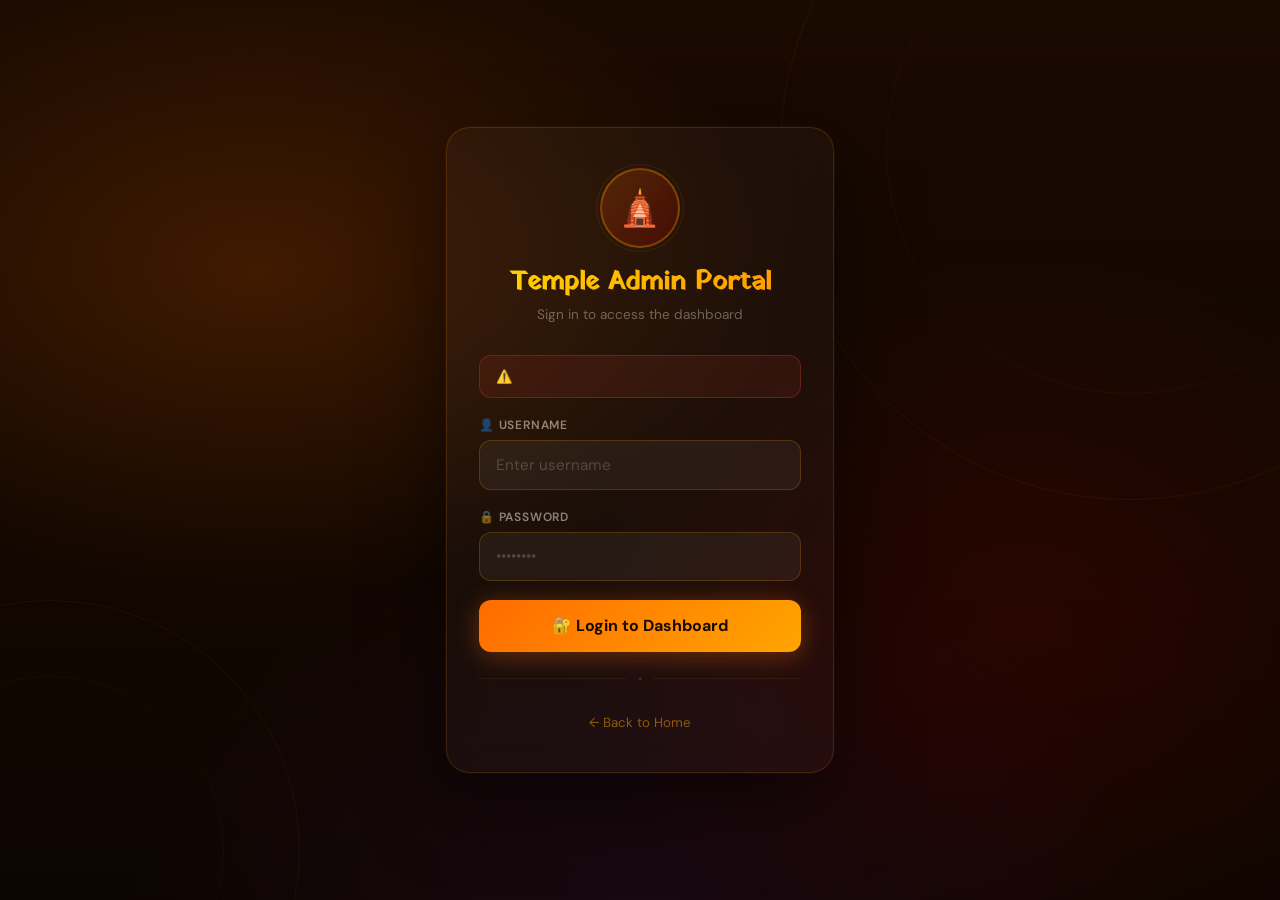
<file: src/main/resources/templates/admin/login.html>
<!DOCTYPE html>
<html lang="en" xmlns:th="http://www.thymeleaf.org">
<head>
    <meta charset="UTF-8">
    <meta name="viewport" content="width=device-width, initial-scale=1.0">
    <title>Admin Login | Temple System</title>
    <link href="https://fonts.googleapis.com/css2?family=Yatra+One&family=DM+Sans:wght@300;400;500;600&display=swap" rel="stylesheet">
    <style>
        :root {
            --saffron:#FF6B00; --saffron2:#FF9500;
            --gold:#FFD700;    --gold2:#FFA500;
            --cream:#FFF8E7;   --dark:#1A0A00;
        }
        * { margin:0; padding:0; box-sizing:border-box; }
        body {
            font-family:'DM Sans',sans-serif;
            background:var(--dark);
            min-height:100vh;
            display:flex; align-items:center; justify-content:center;
            overflow:hidden;
        }

        /* ── BACKGROUND ── */
        .bg {
            position:fixed; inset:0; z-index:0;
            background:
                radial-gradient(ellipse 70% 60% at 20% 30%, rgba(255,107,0,0.18) 0%, transparent 60%),
                radial-gradient(ellipse 60% 70% at 80% 70%, rgba(139,0,0,0.2) 0%, transparent 60%),
                radial-gradient(ellipse 80% 80% at 50% 100%, rgba(123,31,162,0.1) 0%, transparent 50%),
                linear-gradient(180deg,#1A0A00,#0D0500);
        }

        /* Mandala rings */
        .ring {
            position:fixed; border-radius:50%;
            border:1px solid rgba(255,165,0,0.06);
            animation:spin linear infinite;
            pointer-events:none; z-index:0;
        }
        .ring::before {
            content:''; position:absolute; inset:15%;
            border-radius:50%; border:1px solid rgba(255,107,0,0.05);
        }
        .r1 { width:700px; height:700px; top:-200px; right:-200px; animation-duration:50s; }
        .r2 { width:500px; height:500px; bottom:-200px; left:-200px; animation-duration:35s; animation-direction:reverse; }
        @keyframes spin { to { transform:rotate(360deg); } }

        /* ── LOGIN CARD ── */
        .login-wrap {
            position:relative; z-index:1;
            width:100%; max-width:420px;
            padding:1rem;
            animation:fadeUp 0.7s ease both;
        }
        @keyframes fadeUp {
            from { opacity:0; transform:translateY(30px); }
            to   { opacity:1; transform:translateY(0); }
        }

        .login-card {
            background:rgba(255,255,255,0.03);
            border:1px solid rgba(255,165,0,0.15);
            border-radius:24px;
            padding:2.5rem 2rem;
            backdrop-filter:blur(20px);
            box-shadow:0 30px 80px rgba(0,0,0,0.5), 0 0 0 1px rgba(255,165,0,0.05);
        }

        /* ── HEADER ── */
        .login-header { text-align:center; margin-bottom:2rem; }

        .om-circle {
            width:80px; height:80px;
            background:linear-gradient(135deg,rgba(255,107,0,0.2),rgba(139,0,0,0.3));
            border:2px solid rgba(255,165,0,0.3);
            border-radius:50%;
            display:flex; align-items:center; justify-content:center;
            font-size:2.2rem; margin:0 auto 1rem;
            animation:omPulse 3s ease-in-out infinite;
            position:relative;
        }
        .om-circle::before {
            content:''; position:absolute; inset:-6px;
            border-radius:50%; border:1px solid rgba(255,165,0,0.1);
            animation:spin 8s linear infinite;
        }
        @keyframes omPulse {
            0%,100% { box-shadow:0 0 20px rgba(255,107,0,0.2); }
            50%      { box-shadow:0 0 40px rgba(255,107,0,0.5), 0 0 80px rgba(255,215,0,0.1); }
        }

        .login-header h2 {
            font-family:'Yatra One',cursive;
            font-size:1.6rem;
            background:linear-gradient(135deg,var(--gold),var(--saffron2));
            -webkit-background-clip:text; -webkit-text-fill-color:transparent;
            background-clip:text; margin-bottom:0.3rem;
        }
        .login-header p {
            color:rgba(255,248,231,0.35); font-size:0.85rem;
        }

        /* ── ERROR ── */
        .alert-error {
            background:rgba(192,57,43,0.12);
            border:1px solid rgba(192,57,43,0.35);
            border-radius:12px; padding:0.75rem 1rem;
            color:#fca5a5; font-size:0.83rem;
            margin-bottom:1.2rem;
            display:flex; align-items:center; gap:0.5rem;
        }

        /* ── FORM ── */
        .form-group { margin-bottom:1.2rem; }
        label {
            display:block; font-size:0.75rem; font-weight:600;
            color:rgba(255,248,231,0.5);
            text-transform:uppercase; letter-spacing:0.8px;
            margin-bottom:0.45rem;
        }
        input[type="text"],
        input[type="password"] {
            width:100%;
            background:rgba(255,255,255,0.05);
            border:1px solid rgba(255,165,0,0.2);
            border-radius:12px;
            padding:0.85rem 1rem;
            color:var(--cream);
            font-family:'DM Sans',sans-serif;
            font-size:0.95rem;
            outline:none; transition:all 0.25s;
        }
        input::placeholder { color:rgba(255,248,231,0.2); }
        input:focus {
            border-color:var(--saffron2);
            background:rgba(255,107,0,0.07);
            box-shadow:0 0 0 3px rgba(255,107,0,0.12);
        }

        /* ── SUBMIT ── */
        .btn-login {
            width:100%; padding:0.95rem;
            background:linear-gradient(135deg,var(--saffron),var(--gold2));
            color:var(--dark); border:none; border-radius:12px;
            font-family:'DM Sans',sans-serif;
            font-size:1rem; font-weight:700;
            cursor:pointer; transition:all 0.3s;
            box-shadow:0 4px 25px rgba(255,107,0,0.35);
            display:flex; align-items:center;
            justify-content:center; gap:0.5rem;
            margin-top:0.5rem;
        }
        .btn-login:hover {
            transform:translateY(-2px);
            box-shadow:0 8px 35px rgba(255,107,0,0.55);
        }
        .btn-login:active { transform:translateY(0); }

        /* ── FOOTER LINKS ── */
        .login-footer {
            margin-top:1.5rem; text-align:center;
        }
        .back-link {
            color:rgba(255,165,0,0.5); text-decoration:none;
            font-size:0.83rem; transition:color 0.2s;
            display:inline-flex; align-items:center; gap:0.3rem;
        }
        .back-link:hover { color:var(--gold); }

        /* ── DIVIDER ── */
        .divider {
            display:flex; align-items:center; gap:0.75rem;
            margin:1.2rem 0 0;
        }
        .divider::before,.divider::after {
            content:''; flex:1; height:1px;
            background:rgba(255,165,0,0.08);
        }
        .divider span { color:rgba(255,248,231,0.15); font-size:0.75rem; }
    </style>
</head>
<body>

<div class="bg"></div>
<div class="ring r1"></div>
<div class="ring r2"></div>

<div class="login-wrap">
    <div class="login-card">

        <!-- HEADER -->
        <div class="login-header">
            <div class="om-circle">🛕</div>
            <h2>Temple Admin Portal</h2>
            <p>Sign in to access the dashboard</p>
        </div>

        <!-- ERROR -->
        <div th:if="${error}" class="alert-error">
            ⚠️ <span th:text="${error}"></span>
        </div>

        <!-- FORM -->
        <form action="/admin/login" method="post">

            <div class="form-group">
                <label for="username">👤 Username</label>
                <input type="text" id="username" name="username"
                       placeholder="Enter username" required autocomplete="username">
            </div>

            <div class="form-group">
                <label for="password">🔒 Password</label>
                <input type="password" id="password" name="password"
                       placeholder="••••••••" required autocomplete="current-password">
            </div>

            <button type="submit" class="btn-login">
                🔐 Login to Dashboard
            </button>

        </form>

        <div class="divider"><span>•</span></div>

        <!-- FOOTER -->
        <div class="login-footer">
            <a href="/" class="back-link">← Back to Home</a>
        </div>

    </div>
</div>

</body>
</html>
</file>
